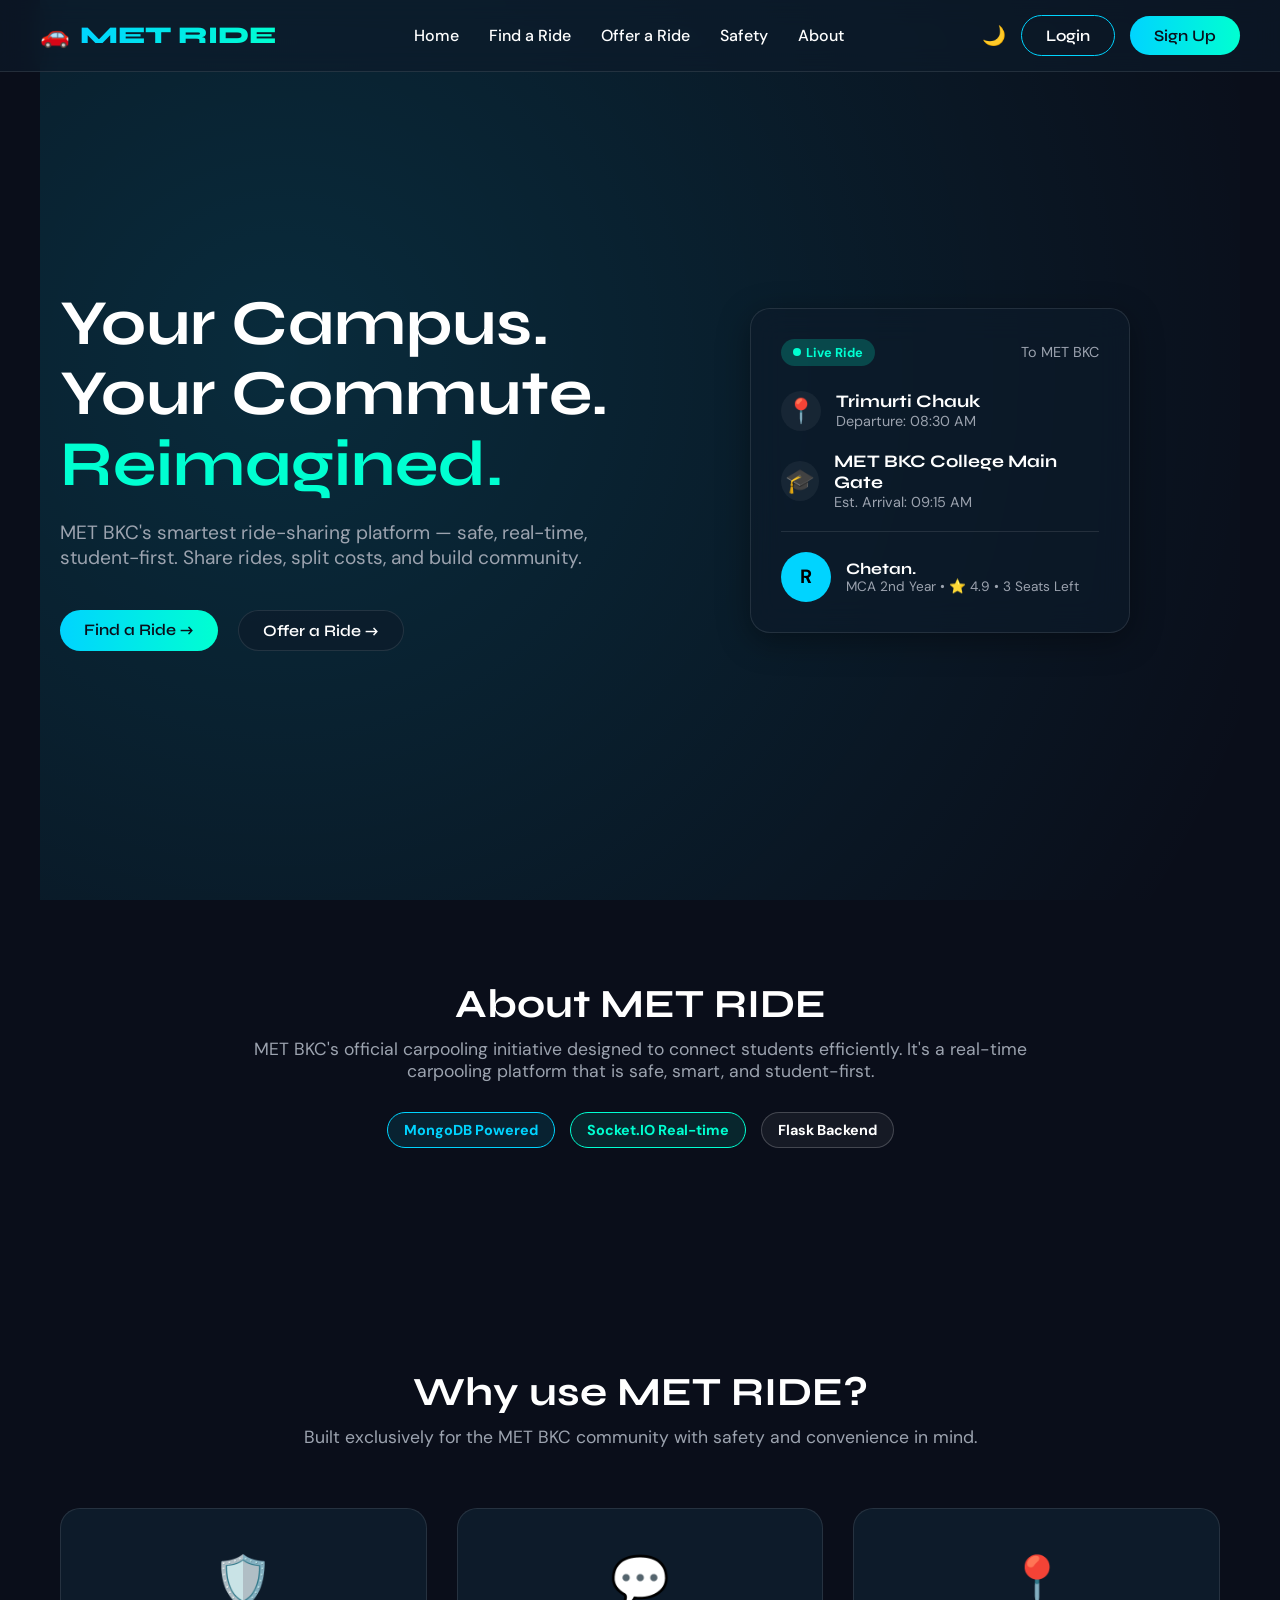
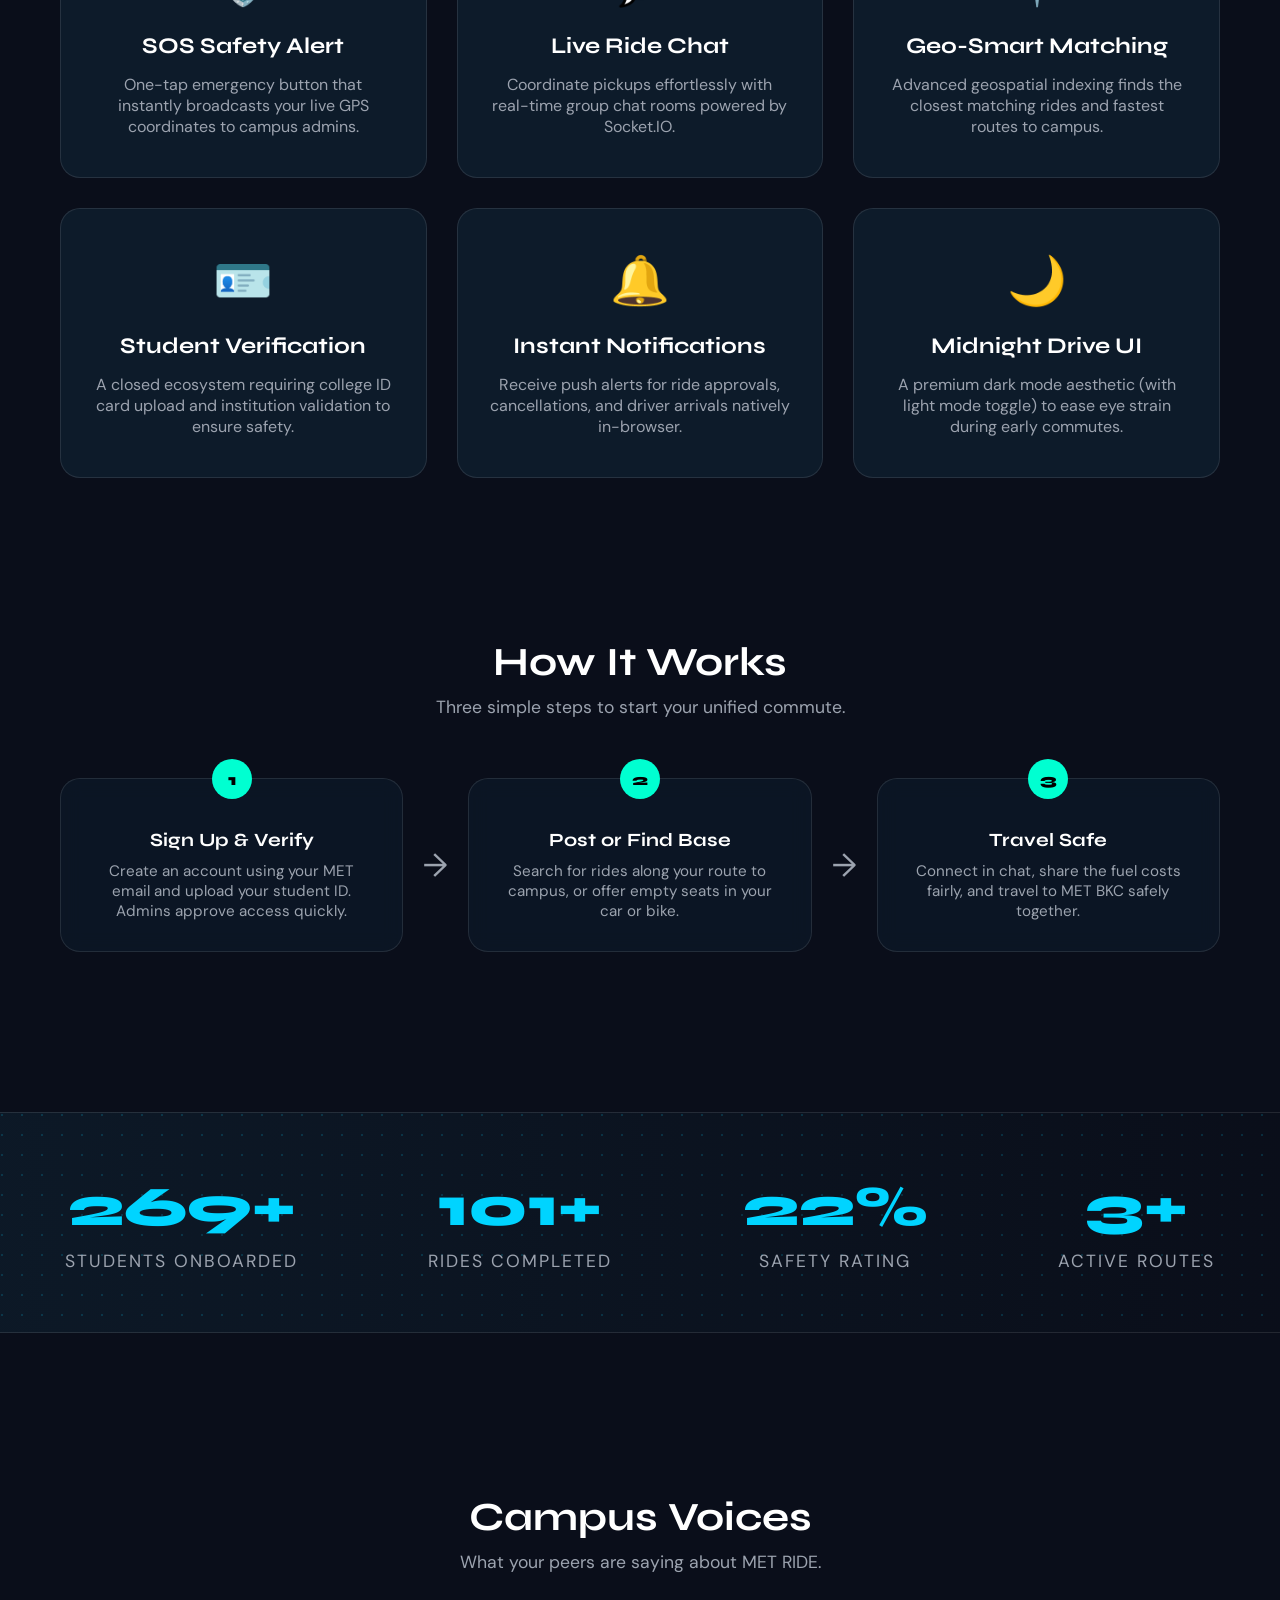
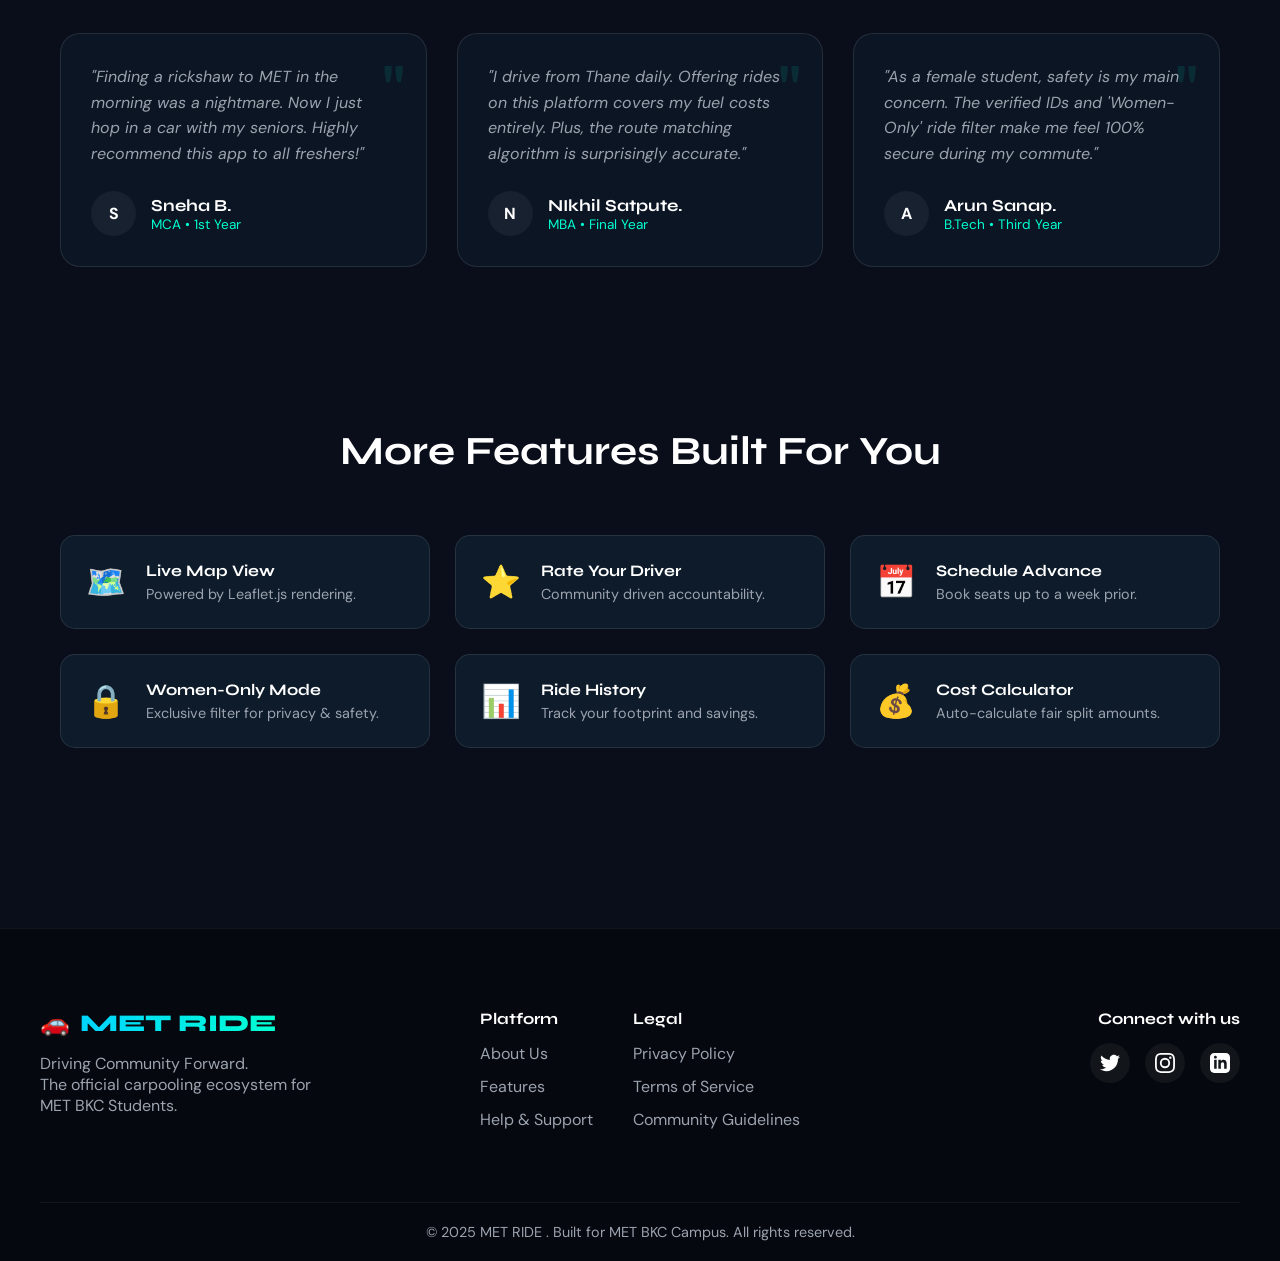
<file: templates/index.html>
<!DOCTYPE html>
<html lang="en">

<head>
  <meta charset="UTF-8">
  <meta name="viewport" content="width=device-width, initial-scale=1.0">
  <title>MET RIDE | Campus Carpooling</title>

  <!-- Google Fonts: Syne for Headings, DM Sans for Body -->
  <link rel="preconnect" href="https://fonts.googleapis.com">
  <link rel="preconnect" href="https://fonts.gstatic.com" crossorigin>
  <link
    href="https://fonts.googleapis.com/css2?family=DM+Sans:opsz,wght@9..40,400;500;600&family=Syne:wght@500;600;700;800&display=swap"
    rel="stylesheet">

  <style>
    /* ==========================================================================
       CSS VARIABLES (Midnight Drive Theme)
       ========================================================================== */
    :root {
      /* Dark Theme (Default) */
      --bg-main: #0A0E1A;
      /* Deep Navy */
      --bg-card: #0D1B2A;
      /* Midnight Blue */
      --accent-blue: #00D4FF;
      /* Electric Blue */
      --accent-teal: #00FFD1;
      /* Neon Teal */
      --text-main: #FFFFFF;
      --text-muted: #9CA3AF;
      --glass-bg: rgba(13, 27, 42, 0.65);
      --glass-border: rgba(255, 255, 255, 0.1);
      --input-bg: rgba(255, 255, 255, 0.05);

      --font-heading: 'Syne', sans-serif;
      --font-body: 'DM Sans', sans-serif;

      --transition-fast: 0.2s ease;
      --transition-slow: 0.4s ease;
      --box-shadow: 0 8px 32px 0 rgba(0, 0, 0, 0.37);
    }

    /* Light Theme Overlay */
    [data-theme="light"] {
      --bg-main: #F8FAFC;
      --bg-card: #FFFFFF;
      --accent-blue: #0284C7;
      --accent-teal: #0D9488;
      --text-main: #0F172A;
      --text-muted: #64748B;
      --glass-bg: rgba(255, 255, 255, 0.85);
      --glass-border: rgba(0, 0, 0, 0.1);
      --input-bg: rgba(0, 0, 0, 0.05);
      --box-shadow: 0 8px 32px 0 rgba(148, 163, 184, 0.2);
    }

    /* ==========================================================================
       GLOBAL RESET & TYPOGRAPHY
       ========================================================================== */
    * {
      margin: 0;
      padding: 0;
      box-sizing: border-box;
    }

    html {
      scroll-behavior: smooth;
    }

    body {
      font-family: var(--font-body);
      background-color: var(--bg-main);
      color: var(--text-main);
      overflow-x: hidden;
      transition: background-color var(--transition-slow), color var(--transition-slow);
    }

    h1,
    h2,
    h3,
    h4,
    h5,
    h6 {
      font-family: var(--font-heading);
    }

    a {
      text-decoration: none;
      color: inherit;
    }

    ul {
      list-style: none;
    }

    section {
      padding: 80px 20px;
      max-width: 1200px;
      margin: 0 auto;
    }

    /* Animations */
    @keyframes fadeUp {
      from {
        opacity: 0;
        transform: translateY(30px);
      }

      to {
        opacity: 1;
        transform: translateY(0);
      }
    }

    @keyframes pulseGlow {
      0% {
        box-shadow: 0 0 10px var(--accent-blue);
      }

      50% {
        box-shadow: 0 0 20px var(--accent-blue), 0 0 30px var(--accent-blue);
      }

      100% {
        box-shadow: 0 0 10px var(--accent-blue);
      }
    }

    @keyframes gradientMove {
      0% {
        background-position: 0% 50%;
      }

      50% {
        background-position: 100% 50%;
      }

      100% {
        background-position: 0% 50%;
      }
    }

    @keyframes floatCard {
      0% {
        transform: translateY(0px) rotate(0deg);
      }

      50% {
        transform: translateY(-10px) rotate(2deg);
      }

      100% {
        transform: translateY(0px) rotate(0deg);
      }
    }

    /* Hidden elements for Scroll Observer */
    .animate-on-scroll {
      opacity: 0;
      transform: translateY(30px);
      transition: opacity 0.6s ease-out, transform 0.6s ease-out;
    }

    .animate-on-scroll.show {
      opacity: 1;
      transform: translateY(0);
    }

    /* ==========================================================================
       NAVBAR (Glassmorphic)
       ========================================================================== */
    .navbar {
      position: fixed;
      top: 0;
      left: 0;
      width: 100%;
      z-index: 1000;
      padding: 15px 40px;
      display: flex;
      justify-content: space-between;
      align-items: center;
      background: var(--glass-bg);
      backdrop-filter: blur(12px);
      -webkit-backdrop-filter: blur(12px);
      border-bottom: 1px solid var(--glass-border);
      transition: all var(--transition-slow);
    }

    .nav-logo {
      font-family: var(--font-heading);
      font-size: 1.5rem;
      font-weight: 800;
      display: flex;
      align-items: center;
      gap: 10px;
    }

    .nav-logo span {
      background: linear-gradient(90deg, var(--accent-blue), var(--accent-teal));
      -webkit-background-clip: text;
      background-clip: text;
      -webkit-text-fill-color: transparent;
    }

    .nav-links {
      display: flex;
      gap: 30px;
      align-items: center;
    }

    .nav-links a {
      font-weight: 500;
      font-size: 1rem;
      transition: color var(--transition-fast);
    }

    .nav-links a:hover,
    .nav-links a.active {
      color: var(--accent-teal);
    }

    .nav-actions {
      display: flex;
      align-items: center;
      gap: 15px;
    }

    .btn {
      padding: 10px 24px;
      border-radius: 50px;
      font-family: var(--font-heading);
      font-weight: 600;
      cursor: pointer;
      transition: all var(--transition-fast);
      border: none;
    }

    .btn-login {
      background: transparent;
      border: 1px solid var(--accent-blue);
      color: var(--text-main);
      animation: pulseGlow 2s infinite;
    }

    .btn-login:hover {
      background: var(--accent-blue);
      color: #000;
    }

    .theme-toggle {
      background: none;
      border: none;
      color: var(--text-main);
      font-size: 1.2rem;
      cursor: pointer;
    }

    .hamburger {
      display: none;
      background: none;
      border: none;
      color: var(--text-main);
      font-size: 1.5rem;
      cursor: pointer;
    }

    @media (max-width: 900px) {

      .nav-links,
      .nav-actions .btn-login {
        display: none;
      }

      .hamburger {
        display: block;
      }

      .navbar {
        padding: 15px 20px;
      }
    }

    /* Mobile Menu */
    .mobile-menu {
      position: fixed;
      top: 0;
      right: -100%;
      width: 250px;
      height: 100vh;
      background: var(--bg-card);
      z-index: 999;
      display: flex;
      flex-direction: column;
      padding: 80px 20px;
      gap: 20px;
      transition: right var(--transition-slow);
      box-shadow: -5px 0 15px rgba(0, 0, 0, 0.5);
    }

    .mobile-menu.open {
      right: 0;
    }

    .mobile-menu a {
      font-size: 1.2rem;
      font-weight: 500;
    }

    /* ==========================================================================
       HERO SECTION
       ========================================================================== */
    .hero {
      min-height: 100vh;
      display: flex;
      align-items: center;
      justify-content: space-between;
      gap: 40px;
      padding-top: 120px;
      position: relative;
    }

    /* Animated background gradient mesh */
    .hero::before {
      content: '';
      position: absolute;
      top: 0;
      left: 0;
      right: 0;
      bottom: 0;
      background: radial-gradient(circle at 10% 20%, rgba(0, 212, 255, 0.15) 0%, transparent 40%),
        radial-gradient(circle at 90% 80%, rgba(0, 255, 209, 0.15) 0%, transparent 40%);
      z-index: -1;
      background-size: 200% 200%;
      animation: gradientMove 15s ease infinite;
    }

    .hero-content {
      flex: 1;
      max-width: 600px;
    }

    .hero-title {
      font-size: 4rem;
      line-height: 1.1;
      margin-bottom: 20px;
      animation: fadeUp 1s ease forwards;
    }

    .hero-title span {
      color: var(--accent-teal);
    }

    .hero-subtitle {
      font-size: 1.2rem;
      color: var(--text-muted);
      margin-bottom: 40px;
      animation: fadeUp 1s ease forwards 0.2s;
      opacity: 0;
    }

    .hero-cta {
      display: flex;
      gap: 20px;
      animation: fadeUp 1s ease forwards 0.4s;
      opacity: 0;
    }

    .btn-primary {
      background: linear-gradient(90deg, var(--accent-blue), var(--accent-teal));
      color: #0A0E1A;
    }

    .btn-primary:hover {
      box-shadow: 0 0 20px var(--accent-teal);
      transform: translateY(-2px);
    }

    .btn-secondary {
      background: var(--glass-bg);
      border: 1px solid var(--glass-border);
      color: var(--text-main);
    }

    .btn-secondary:hover {
      background: rgba(255, 255, 255, 0.1);
      transform: translateY(-2px);
    }

    /* Live Ride Mockup Card */
    .hero-visual {
      flex: 1;
      display: flex;
      justify-content: center;
      perspective: 1000px;
    }

    .mockup-card {
      background: var(--glass-bg);
      backdrop-filter: blur(16px);
      -webkit-backdrop-filter: blur(16px);
      border: 1px solid var(--glass-border);
      padding: 30px;
      border-radius: 20px;
      width: 100%;
      max-width: 380px;
      box-shadow: var(--box-shadow);
      animation: floatCard 6s ease-in-out infinite;
    }

    .mockup-header {
      display: flex;
      justify-content: space-between;
      align-items: center;
      margin-bottom: 25px;
    }

    .live-badge {
      background: rgba(0, 255, 209, 0.2);
      color: var(--accent-teal);
      padding: 5px 12px;
      border-radius: 20px;
      font-size: 0.8rem;
      font-weight: bold;
      display: flex;
      align-items: center;
      gap: 5px;
    }

    .live-dot {
      width: 8px;
      height: 8px;
      background: var(--accent-teal);
      border-radius: 50%;
      animation: pulseGlow 1s infinite alternate;
    }

    .route-item {
      display: flex;
      align-items: center;
      gap: 15px;
      margin-bottom: 20px;
    }

    .route-icon {
      font-size: 1.5rem;
      background: var(--input-bg);
      width: 40px;
      height: 40px;
      border-radius: 50%;
      display: flex;
      align-items: center;
      justify-content: center;
    }

    .route-text h4 {
      font-size: 1.1rem;
    }

    .route-text p {
      font-size: 0.9rem;
      color: var(--text-muted);
    }

    .driver-info {
      display: flex;
      align-items: center;
      gap: 15px;
      border-top: 1px solid var(--glass-border);
      padding-top: 20px;
    }

    .driver-avatar {
      width: 50px;
      height: 50px;
      border-radius: 50%;
      background: var(--accent-blue);
      display: flex;
      align-items: center;
      justify-content: center;
      font-weight: bold;
      font-size: 1.2rem;
      color: #000;
    }

    @media (max-width: 900px) {
      .hero {
        flex-direction: column;
        text-align: center;
        padding-top: 100px;
      }

      .hero-title {
        font-size: 2.8rem;
      }

      .hero-cta {
        flex-direction: column;
        align-items: center;
      }

      .hero-cta .btn {
        width: 100%;
        max-width: 300px;
      }
    }

    /* ==========================================================================
       SECTION TITLES
       ========================================================================== */
    .section-header {
      text-align: center;
      margin-bottom: 60px;
    }

    .section-header h2 {
      font-size: 2.5rem;
      margin-bottom: 10px;
    }

    .section-header p {
      color: var(--text-muted);
      font-size: 1.1rem;
    }

    /* ==========================================================================
       FEATURES GRID
       ========================================================================== */
    .features-grid {
      display: grid;
      grid-template-columns: repeat(auto-fit, minmax(300px, 1fr));
      gap: 30px;
    }

    .feature-card {
      background: var(--bg-card);
      border: 1px solid var(--glass-border);
      padding: 40px 30px;
      border-radius: 20px;
      text-align: center;
      transition: transform var(--transition-fast), box-shadow var(--transition-fast);
    }

    .feature-card:hover {
      transform: translateY(-10px);
      box-shadow: 0 10px 30px rgba(0, 212, 255, 0.1);
      border-color: var(--accent-blue);
    }

    .feature-icon {
      font-size: 3rem;
      margin-bottom: 20px;
      display: inline-block;
    }

    .feature-card h3 {
      font-size: 1.4rem;
      margin-bottom: 15px;
    }

    .feature-card p {
      color: var(--text-muted);
      line-height: default;
    }

    /* ==========================================================================
       HOW IT WORKS
       ========================================================================== */
    .how-it-works {
      display: flex;
      justify-content: space-between;
      align-items: center;
      gap: 20px;
      margin-top: 40px;
    }

    .step-box {
      flex: 1;
      text-align: center;
      position: relative;
      padding: 30px;
      background: var(--glass-bg);
      border: 1px solid var(--glass-border);
      border-radius: 20px;
      backdrop-filter: blur(10px);
    }

    .step-number {
      width: 40px;
      height: 40px;
      background: var(--accent-teal);
      color: #000;
      border-radius: 50%;
      display: flex;
      align-items: center;
      justify-content: center;
      font-family: var(--font-heading);
      font-weight: 800;
      position: absolute;
      top: -20px;
      left: 50%;
      transform: translateX(-50%);
    }

    .step-box h3 {
      margin: 20px 0 10px;
    }

    .step-box p {
      color: var(--text-muted);
      font-size: 0.95rem;
    }

    .step-arrow {
      font-size: 2rem;
      color: var(--text-muted);
    }

    @media (max-width: 900px) {
      .how-it-works {
        flex-direction: column;
      }

      .step-arrow {
        transform: rotate(90deg);
        margin: 20px 0;
      }
    }

    /* ==========================================================================
       STATS BANNER
       ========================================================================== */
    .stats-banner {
      background: linear-gradient(90deg, rgba(13, 27, 42, 0.8), rgba(10, 14, 26, 0.8)), url('data:image/svg+xml;utf8,<svg width="20" height="20" xmlns="http://www.w3.org/2000/svg"><circle cx="2" cy="2" r="1" fill="%2300D4FF"/></svg>') repeat;
      border-top: 1px solid var(--glass-border);
      border-bottom: 1px solid var(--glass-border);
      padding: 60px 20px;
      margin: 80px 0;
      display: flex;
      justify-content: space-around;
      flex-wrap: wrap;
      gap: 40px;
    }

    .stat-item {
      text-align: center;
    }

    .stat-number {
      font-size: 3.5rem;
      font-family: var(--font-heading);
      color: var(--accent-blue);
      font-weight: 800;
      margin-bottom: 10px;
      display: flex;
      justify-content: center;
      align-items: center;
    }

    .stat-label {
      font-size: 1.1rem;
      color: var(--text-muted);
      text-transform: uppercase;
      letter-spacing: 2px;
    }

    /* ==========================================================================
       TESTIMONIALS
       ========================================================================== */
    .testimonials-grid {
      display: grid;
      grid-template-columns: repeat(auto-fit, minmax(300px, 1fr));
      gap: 30px;
    }

    .testimonial-card {
      background: var(--glass-bg);
      border: 1px solid var(--glass-border);
      padding: 30px;
      border-radius: 20px;
      position: relative;
    }

    .testimonial-card::before {
      content: '"';
      font-size: 5rem;
      color: rgba(0, 255, 209, 0.1);
      position: absolute;
      top: 10px;
      right: 20px;
      font-family: var(--font-heading);
    }

    .t-content {
      font-style: italic;
      color: var(--text-muted);
      margin-bottom: 25px;
      line-height: 1.6;
    }

    .t-author {
      display: flex;
      align-items: center;
      gap: 15px;
    }

    .t-avatar {
      width: 45px;
      height: 45px;
      border-radius: 50%;
      background: var(--input-bg);
      display: flex;
      align-items: center;
      justify-content: center;
      font-weight: bold;
    }

    .t-info h4 {
      margin: 0;
      font-size: 1.05rem;
    }

    .t-info p {
      margin: 0;
      font-size: 0.85rem;
      color: var(--accent-teal);
    }

    /* ==========================================================================
       ADDITIONAL FEATURES (User Side)
       ========================================================================== */
    .extras-grid {
      display: grid;
      grid-template-columns: repeat(auto-fit, minmax(280px, 1fr));
      gap: 25px;
    }

    .extra-card {
      display: flex;
      align-items: center;
      gap: 20px;
      background: var(--bg-card);
      padding: 25px;
      border-radius: 15px;
      border: 1px solid var(--glass-border);
    }

    .extra-icon {
      font-size: 2rem;
      color: var(--accent-blue);
    }

    /* ==========================================================================
       FOOTER
       ========================================================================== */
    .site-footer {
      background: #05080e;
      /* Extremely dark */
      padding: 80px 20px 20px;
      margin-top: 100px;
      border-top: 1px solid rgba(255, 255, 255, 0.05);
    }

    .footer-content {
      max-width: 1200px;
      margin: 0 auto;
      display: grid;
      grid-template-columns: 1fr 2fr 1fr;
      gap: 40px;
      margin-bottom: 60px;
    }

    .footer-brand p {
      color: var(--text-muted);
      margin-top: 15px;
    }

    .footer-links {
      display: flex;
      justify-content: center;
      gap: 40px;
    }

    .footer-links ul li {
      margin-bottom: 12px;
    }

    .footer-links ul li a {
      color: var(--text-muted);
      transition: color var(--transition-fast);
    }

    .footer-links ul li a:hover {
      color: var(--accent-blue);
    }

    .footer-social {
      display: flex;
      justify-content: flex-end;
      gap: 15px;
    }

    .social-icon {
      width: 40px;
      height: 40px;
      background: var(--input-bg);
      border-radius: 50%;
      display: flex;
      align-items: center;
      justify-content: center;
      transition: background var(--transition-fast);
    }

    .social-icon:hover {
      background: var(--accent-teal);
      color: #000;
    }

    .footer-bottom {
      max-width: 1200px;
      margin: 0 auto;
      text-align: center;
      padding-top: 20px;
      border-top: 1px solid rgba(255, 255, 255, 0.05);
      color: var(--text-muted);
      font-size: 0.9rem;
    }

    @media (max-width: 768px) {
      .footer-content {
        grid-template-columns: 1fr;
        text-align: center;
      }

      .footer-links {
        flex-direction: column;
        gap: 20px;
      }

      .footer-social {
        justify-content: center;
        margin-top: 20px;
      }
    }
  </style>
</head>

<body>

  <!-- =============================== NAVBAR =============================== -->
  <nav class="navbar" id="navbar">
    <a href="/" class="nav-logo">
      🚗 <span>MET RIDE </span>
    </a>
    <ul class="nav-links">
      <li><a href="/" class="active">Home</a></li>
      <li><a href="/rides">Find a Ride</a></li>
      <li><a href="/rides/offer">Offer a Ride</a></li>
      <li><a href="/sos">Safety</a></li>
      <li><a href="#about">About</a></li>
    </ul>
    <div class="nav-actions">
      <button class="theme-toggle" id="theme-btn" title="Toggle Light/Dark Mode">🌙</button>
      <a href="/login" class="btn btn-login" style="display:inline-block; text-align:center;">Login</a>
      <a href="/register" class="btn btn-primary" style="display:inline-block; text-align:center; padding: 10px 24px; border-radius: 50px;">Sign Up</a>
      <button class="hamburger" id="hamburger-btn">☰</button>
    </div>
  </nav>

  <!-- Mobile Menu -->
  <div class="mobile-menu" id="mobile-menu">
    <a href="/" class="mobile-link">Home</a>
    <a href="/rides" class="mobile-link">Find a Ride</a>
    <a href="/rides/offer" class="mobile-link">Offer a Ride</a>
    <a href="/sos" class="mobile-link">Safety</a>
    <a href="#about" class="mobile-link">About</a>
    <a href="/login" class="btn btn-login" style="margin-top: 20px; text-align: center;">Login</a>
    <a href="/register" class="btn btn-primary" style="text-align: center; padding: 10px;">Sign Up</a>
  </div>

  <!-- =============================== HERO SECTION =============================== -->
  <section id="home" class="hero">
    <div class="hero-content">
      <h1 class="hero-title">Your Campus.<br>Your Commute.<br><span>Reimagined.</span></h1>
      <p class="hero-subtitle">MET BKC's smartest ride-sharing platform — safe, real-time, student-first. Share rides,
        split costs, and build community.</p>
      <div class="hero-cta">
        <a href="/rides" class="btn btn-primary" style="display:inline-block; text-align:center;">Find a Ride &rarr;</a>
        <a href="/rides/offer" class="btn btn-secondary" style="display:inline-block; text-align:center;">Offer a Ride &rarr;</a>
      </div>
    </div>

    <div class="hero-visual">
      <div class="mockup-card">
        <div class="mockup-header">
          <div class="live-badge">
            <div class="live-dot"></div> Live Ride
          </div>
          <span style="color: var(--text-muted); font-size: 0.9rem;">To MET BKC</span>
        </div>

        <div class="route-item">
          <div class="route-icon">📍</div>
          <div class="route-text">
            <h4>Trimurti Chauk</h4>
            <p>Departure: 08:30 AM</p>
          </div>
        </div>

        <div class="route-item">
          <div class="route-icon">🎓</div>
          <div class="route-text">
            <h4>MET BKC College Main Gate</h4>
            <p>Est. Arrival: 09:15 AM</p>
          </div>
        </div>

        <div class="driver-info">
          <div class="driver-avatar">R</div>
          <div>
            <h4 style="margin: 0;">Chetan.</h4>
            <p style="margin: 0; color: var(--text-muted); font-size: 0.85rem;">MCA 2nd Year • ⭐️ 4.9 • 3 Seats Left</p>
          </div>
        </div>
      </div>
    </div>
  </section>

  <!-- =============================== ABOUT SECTION =============================== -->
  <section id="about" class="animate-on-scroll">
    <div class="section-header">
      <h2>About MET RIDE</h2>
      <p style="max-width: 800px; margin: 0 auto 30px;">MET BKC's official carpooling initiative designed to connect students efficiently. It's a real-time carpooling platform that is safe, smart, and student-first.</p>
      <div style="display: flex; gap: 15px; justify-content: center; flex-wrap: wrap;">
        <span style="background: rgba(0,212,255,0.1); color: var(--accent-blue); padding: 8px 16px; border-radius: 20px; border: 1px solid var(--accent-blue); font-weight: bold; font-size: 0.9rem;">MongoDB Powered</span>
        <span style="background: rgba(0,255,209,0.1); color: var(--accent-teal); padding: 8px 16px; border-radius: 20px; border: 1px solid var(--accent-teal); font-weight: bold; font-size: 0.9rem;">Socket.IO Real-time</span>
        <span style="background: rgba(255,255,255,0.05); color: #fff; padding: 8px 16px; border-radius: 20px; border: 1px solid rgba(255,255,255,0.2); font-weight: bold; font-size: 0.9rem;">Flask Backend</span>
      </div>
    </div>
  </section>

  <!-- =============================== CORE FEATURES =============================== -->
  <section id="features" class="animate-on-scroll">
    <div class="section-header">
      <h2>Why use MET RIDE?</h2>
      <p>Built exclusively for the MET BKC community with safety and convenience in mind.</p>
    </div>

    <div class="features-grid">
      <div class="feature-card">
        <div class="feature-icon">🛡️</div>
        <h3>SOS Safety Alert</h3>
        <p>One-tap emergency button that instantly broadcasts your live GPS coordinates to campus admins.</p>
      </div>
      <div class="feature-card">
        <div class="feature-icon">💬</div>
        <h3>Live Ride Chat</h3>
        <p>Coordinate pickups effortlessly with real-time group chat rooms powered by Socket.IO.</p>
      </div>
      <div class="feature-card">
        <div class="feature-icon">📍</div>
        <h3>Geo-Smart Matching</h3>
        <p>Advanced geospatial indexing finds the closest matching rides and fastest routes to campus.</p>
      </div>
      <div class="feature-card">
        <div class="feature-icon">🪪</div>
        <h3>Student Verification</h3>
        <p>A closed ecosystem requiring college ID card upload and institution validation to ensure safety.</p>
      </div>
      <div class="feature-card">
        <div class="feature-icon">🔔</div>
        <h3>Instant Notifications</h3>
        <p>Receive push alerts for ride approvals, cancellations, and driver arrivals natively in-browser.</p>
      </div>
      <div class="feature-card">
        <div class="feature-icon">🌙</div>
        <h3>Midnight Drive UI</h3>
        <p>A premium dark mode aesthetic (with light mode toggle) to ease eye strain during early commutes.</p>
      </div>
    </div>
  </section>

  <!-- =============================== HOW IT WORKS =============================== -->
  <section id="how-it-works" class="animate-on-scroll">
    <div class="section-header">
      <h2>How It Works</h2>
      <p>Three simple steps to start your unified commute.</p>
    </div>

    <div class="how-it-works">
      <div class="step-box">
        <div class="step-number">1</div>
        <h3>Sign Up & Verify</h3>
        <p>Create an account using your MET email and upload your student ID. Admins approve access quickly.</p>
      </div>

      <div class="step-arrow">&rarr;</div>

      <div class="step-box">
        <div class="step-number">2</div>
        <h3>Post or Find Base</h3>
        <p>Search for rides along your route to campus, or offer empty seats in your car or bike.</p>
      </div>

      <div class="step-arrow">&rarr;</div>

      <div class="step-box">
        <div class="step-number">3</div>
        <h3>Travel Safe</h3>
        <p>Connect in chat, share the fuel costs fairly, and travel to MET BKC safely together.</p>
      </div>
    </div>
  </section>

  <!-- =============================== STATS BANNER =============================== -->
  <div class="stats-banner">
    <div class="stat-item">
      <div class="stat-number" data-target="1200">0</div>
      <div class="stat-label">Students Onboarded</div>
    </div>
    <div class="stat-item">
      <div class="stat-number" data-target="450">0</div>
      <div class="stat-label">Rides Completed</div>
    </div>
    <div class="stat-item">
      <div class="stat-number" data-target="98" data-suffix="%">0</div>
      <div class="stat-label">Safety Rating</div>
    </div>
    <div class="stat-item">
      <div class="stat-number" data-target="12">0</div>
      <div class="stat-label">Active Routes</div>
    </div>
  </div>

  <!-- =============================== COMMUNITY TESTIMONIALS =============================== -->
  <section id="community" class="animate-on-scroll">
    <div class="section-header">
      <h2>Campus Voices</h2>
      <p>What your peers are saying about MET RIDE.</p>
    </div>

    <div class="testimonials-grid">
      <div class="testimonial-card">
        <p class="t-content">"Finding a rickshaw to MET in the morning was a nightmare. Now I just hop in a car with my
          seniors. Highly recommend this app to all freshers!"</p>
        <div class="t-author">
          <div class="t-avatar">S</div>
          <div class="t-info">
            <h4>Sneha B.</h4>
            <p>MCA • 1st Year</p>
          </div>
        </div>
      </div>

      <div class="testimonial-card">
        <p class="t-content">"I drive from Thane daily. Offering rides on this platform covers my fuel costs entirely.
          Plus, the route matching algorithm is surprisingly accurate."</p>
        <div class="t-author">
          <div class="t-avatar">N</div>
          <div class="t-info">
            <h4>NIkhil Satpute.</h4>
            <p>MBA • Final Year</p>
          </div>
        </div>
      </div>

      <div class="testimonial-card">
        <p class="t-content">"As a female student, safety is my main concern. The verified IDs and 'Women-Only' ride
          filter make me feel 100% secure during my commute."</p>
        <div class="t-author">
          <div class="t-avatar">A</div>
          <div class="t-info">
            <h4>Arun Sanap.</h4>
            <p>B.Tech • Third Year</p>
          </div>
        </div>
      </div>
    </div>
  </section>

  <!-- =============================== ADDITIONAL EXTRAS =============================== -->
  <section id="safety" class="animate-on-scroll">
    <div class="section-header">
      <h2>More Features Built For You</h2>
    </div>

    <div class="extras-grid">
      <div class="extra-card">
        <div class="extra-icon">🗺️</div>
        <div>
          <h4 style="margin-bottom: 5px;">Live Map View</h4>
          <p style="font-size: 0.9rem; color: var(--text-muted);">Powered by Leaflet.js rendering.</p>
        </div>
      </div>
      <div class="extra-card">
        <div class="extra-icon">⭐</div>
        <div>
          <h4 style="margin-bottom: 5px;">Rate Your Driver</h4>
          <p style="font-size: 0.9rem; color: var(--text-muted);">Community driven accountability.</p>
        </div>
      </div>
      <div class="extra-card">
        <div class="extra-icon">📅</div>
        <div>
          <h4 style="margin-bottom: 5px;">Schedule Advance</h4>
          <p style="font-size: 0.9rem; color: var(--text-muted);">Book seats up to a week prior.</p>
        </div>
      </div>
      <div class="extra-card">
        <div class="extra-icon">🔒</div>
        <div>
          <h4 style="margin-bottom: 5px;">Women-Only Mode</h4>
          <p style="font-size: 0.9rem; color: var(--text-muted);">Exclusive filter for privacy & safety.</p>
        </div>
      </div>
      <div class="extra-card">
        <div class="extra-icon">📊</div>
        <div>
          <h4 style="margin-bottom: 5px;">Ride History</h4>
          <p style="font-size: 0.9rem; color: var(--text-muted);">Track your footprint and savings.</p>
        </div>
      </div>
      <div class="extra-card">
        <div class="extra-icon">💰</div>
        <div>
          <h4 style="margin-bottom: 5px;">Cost Calculator</h4>
          <p style="font-size: 0.9rem; color: var(--text-muted);">Auto-calculate fair split amounts.</p>
        </div>
      </div>
    </div>
  </section>

  <!-- =============================== FOOTER =============================== -->
  <footer class="site-footer">
    <div class="footer-content">
      <div class="footer-brand">
        <a href="#" class="nav-logo">
          🚗 <span>MET RIDE</span>
        </a>
        <p>Driving Community Forward.<br>The official carpooling ecosystem for MET BKC Students.</p>
      </div>

      <div class="footer-links">
        <ul>
          <li>
            <h4 style="color: #fff; margin-bottom: 15px;">Platform</h4>
          </li>
          <li><a href="#">About Us</a></li>
          <li><a href="#">Features</a></li>
          <li><a href="#">Help & Support</a></li>
        </ul>
        <ul>
          <li>
            <h4 style="color: #fff; margin-bottom: 15px;">Legal</h4>
          </li>
          <li><a href="#">Privacy Policy</a></li>
          <li><a href="#">Terms of Service</a></li>
          <li><a href="#">Community Guidelines</a></li>
        </ul>
      </div>

      <div>
        <h4 style="color: #fff; text-align: right; margin-bottom: 15px;">Connect with us</h4>
        <div class="footer-social">
          <!-- Dummy SVGs for Socials -->
          <a href="#" class="social-icon" title="Twitter">
            <svg width="20" height="20" fill="currentColor" viewBox="0 0 24 24">
              <path
                d="M24 4.557c-.883.392-1.832.656-2.828.775 1.017-.609 1.798-1.574 2.165-2.724-.951.564-2.005.974-3.127 1.195-.897-.957-2.178-1.555-3.594-1.555-3.179 0-5.515 2.966-4.797 6.045-4.091-.205-7.719-2.165-10.148-5.144-1.29 2.213-.669 5.108 1.523 6.574-.806-.026-1.566-.247-2.229-.616-.054 2.281 1.581 4.415 3.949 4.89-.693.188-1.452.232-2.224.084.626 1.956 2.444 3.379 4.6 3.419-2.07 1.623-4.678 2.348-7.29 2.04 2.179 1.397 4.768 2.212 7.548 2.212 9.142 0 14.307-7.721 13.995-14.646.962-.695 1.797-1.562 2.457-2.549z" />
            </svg>
          </a>
          <a href="#" class="social-icon" title="Instagram">
            <svg width="20" height="20" fill="currentColor" viewBox="0 0 24 24">
              <path
                d="M12 2.163c3.204 0 3.584.012 4.85.07 3.252.148 4.771 1.691 4.919 4.919.058 1.265.069 1.645.069 4.849 0 3.205-.012 3.584-.069 4.849-.149 3.225-1.664 4.771-4.919 4.919-1.266.058-1.644.07-4.85.07-3.204 0-3.584-.012-4.849-.07-3.26-.149-4.771-1.699-4.919-4.92-.058-1.265-.07-1.644-.07-4.849 0-3.204.013-3.583.07-4.849.149-3.227 1.664-4.771 4.919-4.919 1.266-.057 1.645-.069 4.849-.069zM12 0C8.741 0 8.333.014 7.053.072 2.695.272.273 2.69.073 7.052.014 8.333 0 8.741 0 12c0 3.259.014 3.668.072 4.948.2 4.358 2.618 6.78 6.98 6.98C8.333 23.986 8.741 24 12 24c3.259 0 3.668-.014 4.948-.072 4.354-.2 6.782-2.618 6.979-6.98.059-1.28.073-1.689.073-4.948 0-3.259-.014-3.667-.072-4.947-.196-4.354-2.617-6.78-6.979-6.98C15.668.014 15.259 0 12 0zm0 5.838a6.162 6.162 0 100 12.324 6.162 6.162 0 000-12.324zM12 16a4 4 0 110-8 4 4 0 010 8zm6.406-11.845a1.44 1.44 0 100 2.881 1.44 1.44 0 000-2.881z" />
            </svg>
          </a>
          <a href="#" class="social-icon" title="LinkedIn">
            <svg width="20" height="20" fill="currentColor" viewBox="0 0 24 24">
              <path
                d="M19 0h-14c-2.761 0-5 2.239-5 5v14c0 2.761 2.239 5 5 5h14c2.762 0 5-2.239 5-5v-14c0-2.761-2.238-5-5-5zm-11 19h-3v-11h3v11zm-1.5-12.268c-.966 0-1.75-.79-1.75-1.764s.784-1.764 1.75-1.764 1.75.79 1.75 1.764-.783 1.764-1.75 1.764zm13.5 12.268h-3v-5.604c0-3.368-4-3.113-4 0v5.604h-3v-11h3v1.765c1.396-2.586 7-2.777 7 2.476v6.759z" />
            </svg>
          </a>
        </div>
      </div>
    </div>

    <div class="footer-bottom">
      &copy; 2025 MET RIDE . Built for MET BKC Campus. All rights reserved.
    </div>
  </footer>

  <!-- =============================== JAVASCRIPT =============================== -->
  <script>
    document.addEventListener("DOMContentLoaded", () => {

      /* --- 1. Dark/Light Theme Toggle --- */
      const themeBtn = document.getElementById('theme-btn');
      const rootHtml = document.documentElement;

      // Check local storage for preference
      const savedTheme = localStorage.getItem('metRideTheme');
      if (savedTheme) {
        rootHtml.setAttribute('data-theme', savedTheme);
        themeBtn.textContent = savedTheme === 'light' ? '☀️' : '🌙';
      }

      themeBtn.addEventListener('click', () => {
        let currentTheme = rootHtml.getAttribute('data-theme');
        let newTheme = currentTheme === 'light' ? 'dark' : 'light';

        rootHtml.setAttribute('data-theme', newTheme);
        localStorage.setItem('metRideTheme', newTheme);
        themeBtn.textContent = newTheme === 'light' ? '☀️' : '🌙';
      });


      /* --- 2. Mobile Hamburger Menu --- */
      const hamburgerBtn = document.getElementById('hamburger-btn');
      const mobileMenu = document.getElementById('mobile-menu');
      const mobileLinks = document.querySelectorAll('.mobile-link');

      hamburgerBtn.addEventListener('click', () => {
        mobileMenu.classList.toggle('open');
        hamburgerBtn.textContent = mobileMenu.classList.contains('open') ? '✕' : '☰';
      });

      mobileLinks.forEach(link => {
        link.addEventListener('click', () => {
          mobileMenu.classList.remove('open');
          hamburgerBtn.textContent = '☰';
        });
      });


      /* --- 3. Navbar Active State & Scroll Background --- */
      const navbar = document.getElementById('navbar');
      const sections = document.querySelectorAll('section');
      const navLinks = document.querySelectorAll('.nav-links a');

      window.addEventListener('scroll', () => {
        // Active link highlighting
        let current = '';
        sections.forEach(section => {
          const sectionTop = section.offsetTop;
          if (scrollY >= sectionTop - 150) {
            current = section.getAttribute('id');
          }
        });

        navLinks.forEach(link => {
          link.classList.remove('active');
          if (link.getAttribute('href').includes(current)) {
            link.classList.add('active');
          }
        });

        // Navbar blur effect adjustment on scroll
        if (window.scrollY > 50) {
          navbar.style.boxShadow = '0 4px 20px rgba(0,0,0,0.5)';
        } else {
          navbar.style.boxShadow = 'none';
        }
      });


      /* --- 4. Intersection Observer (Scroll Animations) --- */
      const observerElems = document.querySelectorAll('.animate-on-scroll');

      const observer = new IntersectionObserver((entries) => {
        entries.forEach(entry => {
          if (entry.isIntersecting) {
            entry.target.classList.add('show');
            observer.unobserve(entry.target);
          }
        });
      }, { threshold: 0.1 });

      observerElems.forEach(elem => observer.observe(elem));


      /* --- 5. Animated Counter for Stats --- */
      const statNumbers = document.querySelectorAll('.stat-number');
      let counted = false;

      const counterObserver = new IntersectionObserver((entries) => {
        entries.forEach(entry => {
          if (entry.isIntersecting && !counted) {
            counted = true;
            statNumbers.forEach(num => {
              const target = +num.getAttribute('data-target');
              const suffix = num.getAttribute('data-suffix') || '+';
              const duration = 2000; // ms
              const increment = target / (duration / 16); // 60fps
              let current = 0;

              const updatePoint = () => {
                current += increment;
                if (current < target) {
                  num.innerText = Math.ceil(current) + suffix;
                  requestAnimationFrame(updatePoint);
                } else {
                  num.innerText = target + suffix;
                }
              };
              updatePoint();
            });
          }
        });
      }, { threshold: 0.5 });

      const statsBanner = document.querySelector('.stats-banner');
      if (statsBanner) counterObserver.observe(statsBanner);

    });
  </script>
</body>

</html>
</file>
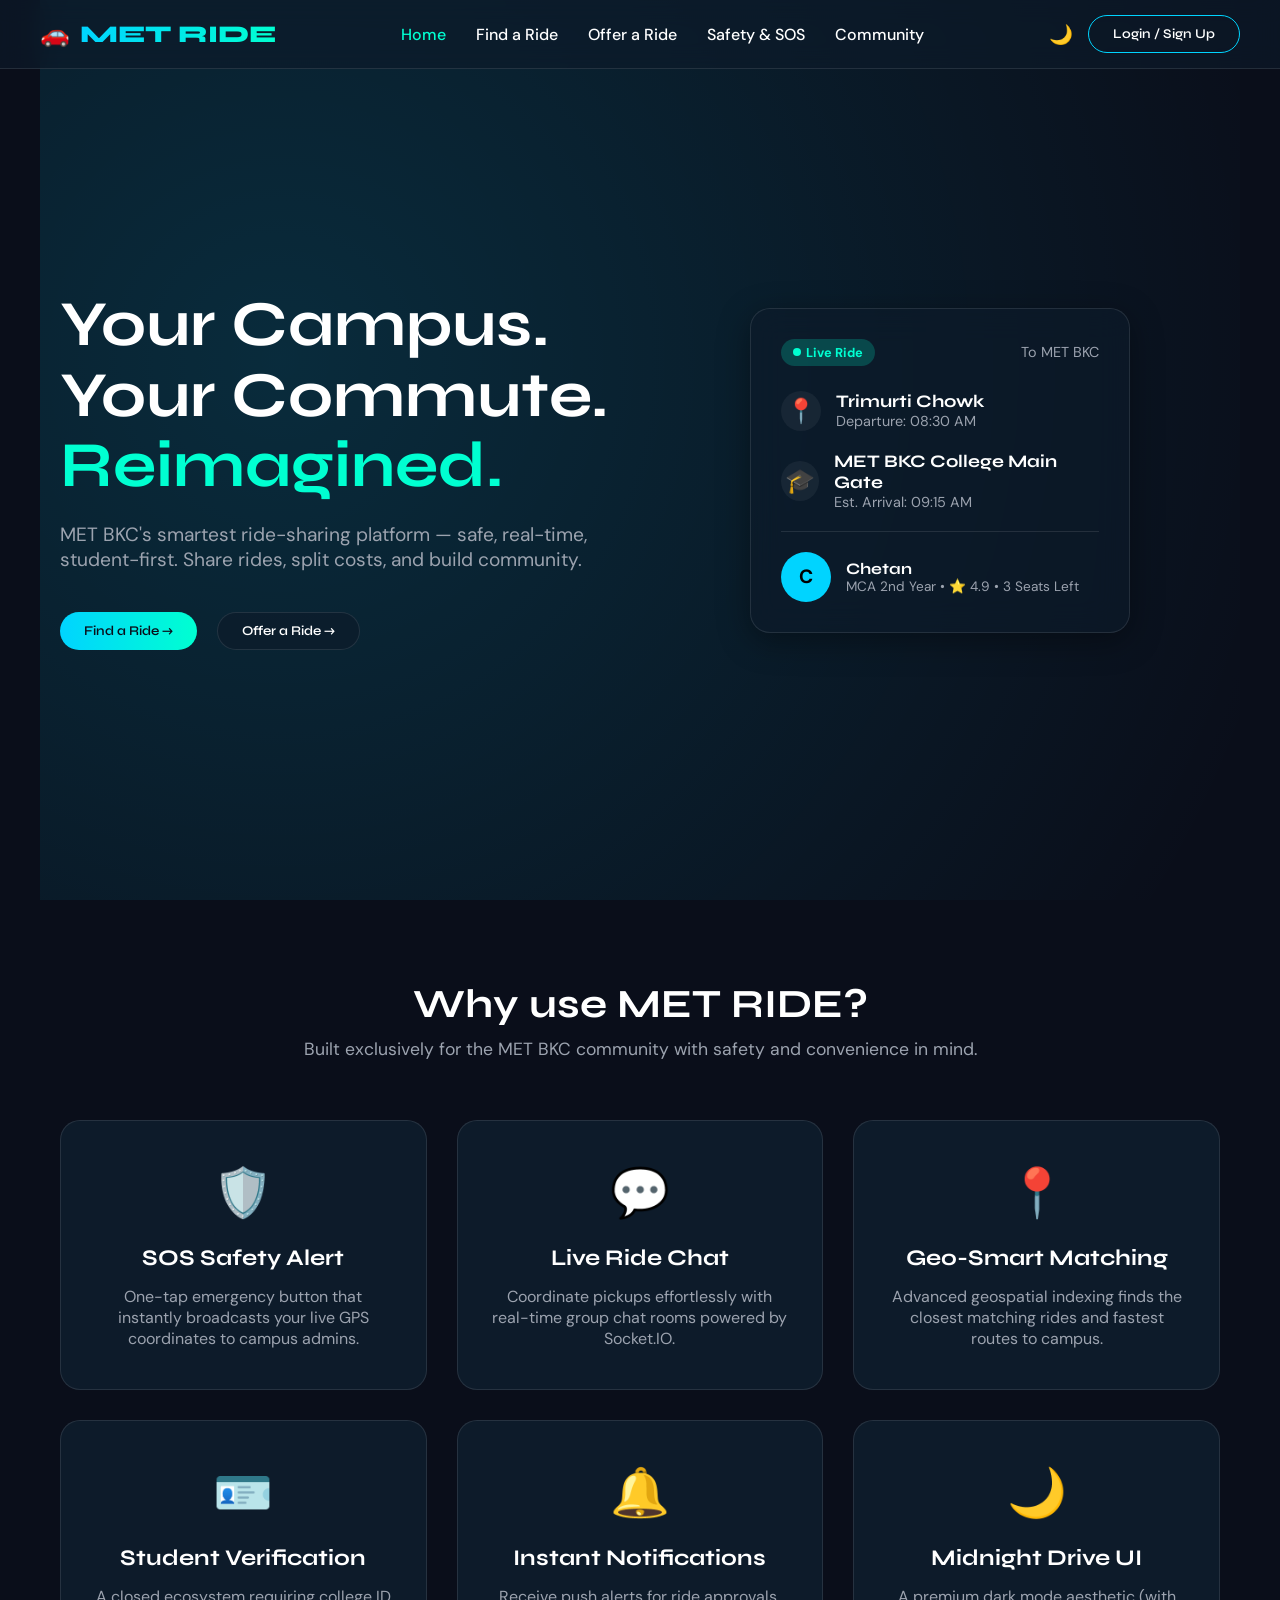
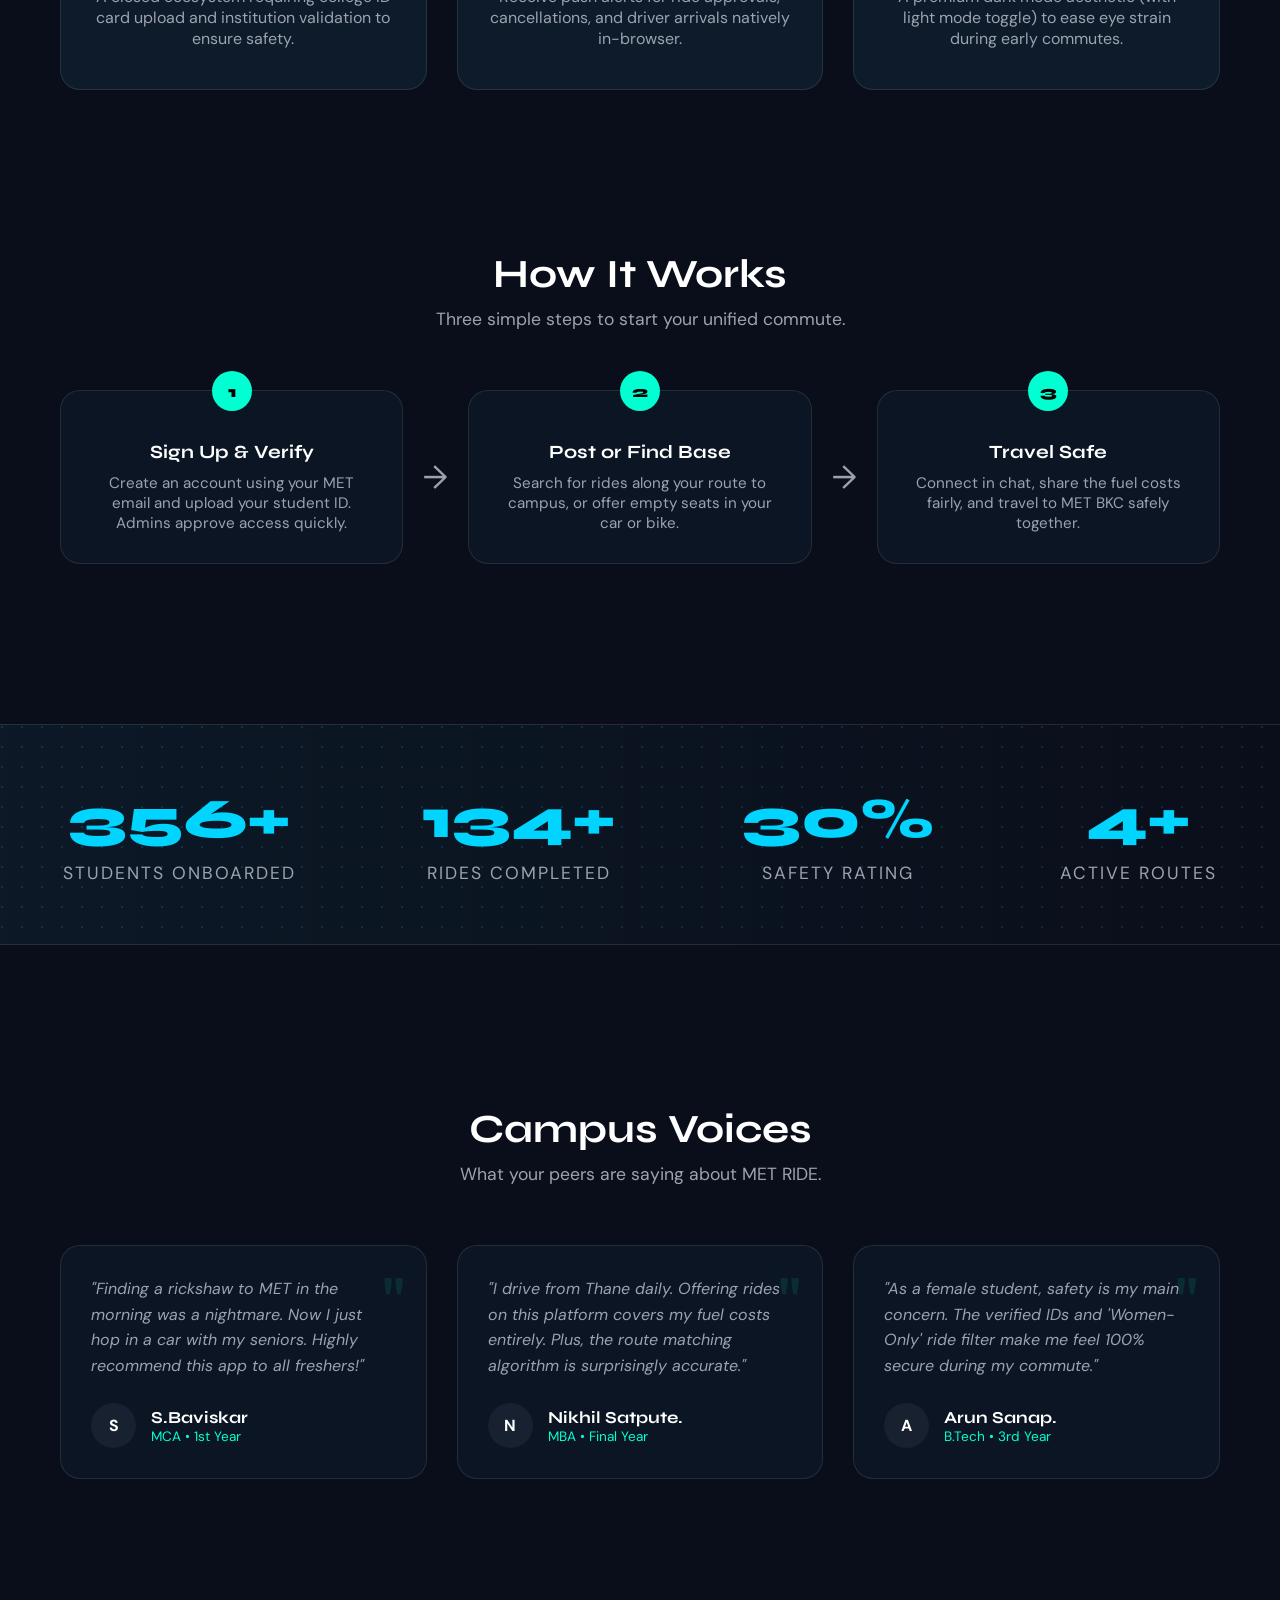
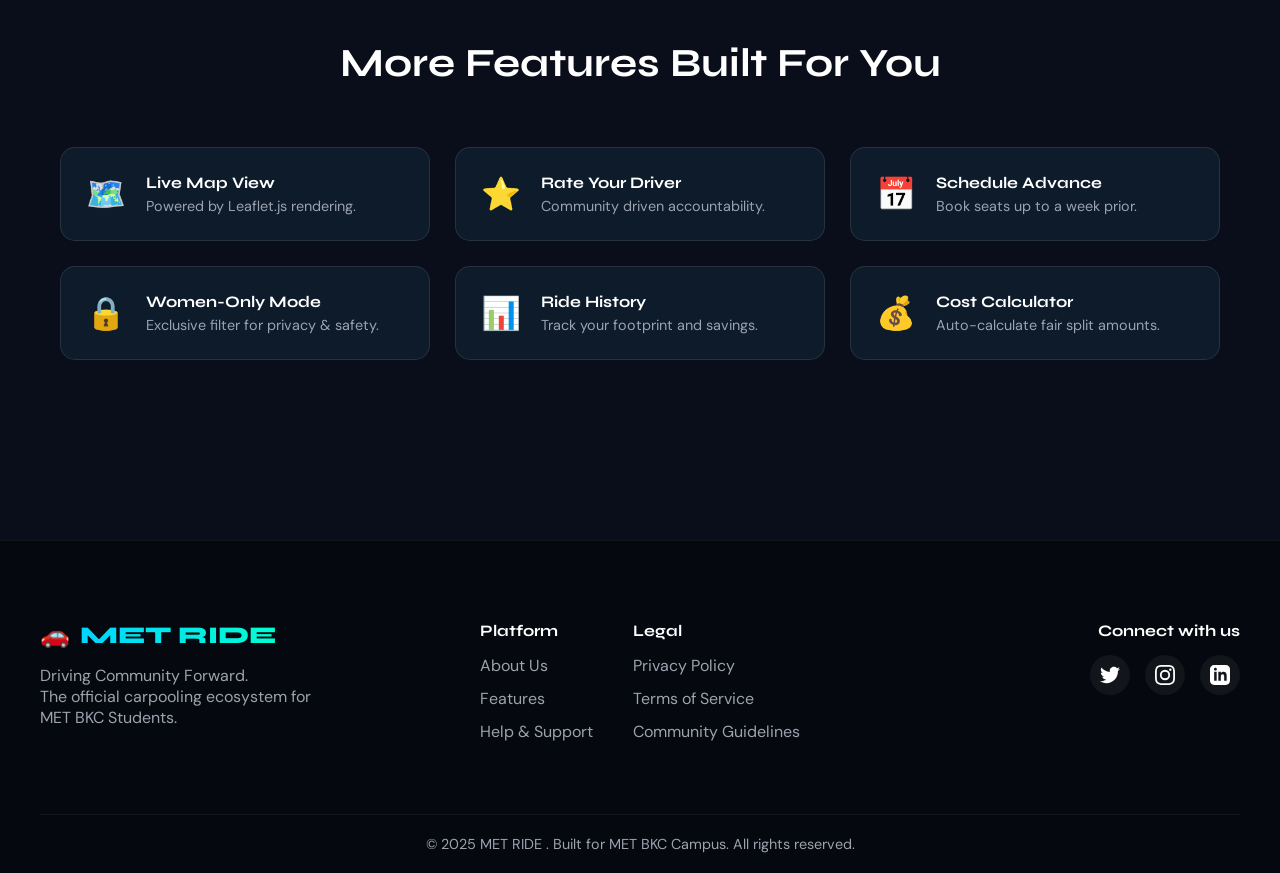
<file: templates/home.html>
<!DOCTYPE html>
<html lang="en">

<head>
  <meta charset="UTF-8">
  <meta name="viewport" content="width=device-width, initial-scale=1.0">
  <title>MET RIDE | Campus Carpooling</title>

  <!-- Google Fonts: Syne for Headings, DM Sans for Body -->
  <link rel="preconnect" href="https://fonts.googleapis.com">
  <link rel="preconnect" href="https://fonts.gstatic.com" crossorigin>
  <link
    href="https://fonts.googleapis.com/css2?family=DM+Sans:opsz,wght@9..40,400;500;600&family=Syne:wght@500;600;700;800&display=swap"
    rel="stylesheet">

  <style>
    /* ==========================================================================
       CSS VARIABLES (Midnight Drive Theme)
       ========================================================================== */
    :root {
      /* Dark Theme (Default) */
      --bg-main: #0A0E1A;
      /* Deep Navy */
      --bg-card: #0D1B2A;
      /* Midnight Blue */
      --accent-blue: #00D4FF;
      /* Electric Blue */
      --accent-teal: #00FFD1;
      /* Neon Teal */
      --text-main: #FFFFFF;
      --text-muted: #9CA3AF;
      --glass-bg: rgba(13, 27, 42, 0.65);
      --glass-border: rgba(255, 255, 255, 0.1);
      --input-bg: rgba(255, 255, 255, 0.05);

      --font-heading: 'Syne', sans-serif;
      --font-body: 'DM Sans', sans-serif;

      --transition-fast: 0.2s ease;
      --transition-slow: 0.4s ease;
      --box-shadow: 0 8px 32px 0 rgba(0, 0, 0, 0.37);
    }

    /* Light Theme Overlay */
    [data-theme="light"] {
      --bg-main: #F8FAFC;
      --bg-card: #FFFFFF;
      --accent-blue: #0284C7;
      --accent-teal: #0D9488;
      --text-main: #0F172A;
      --text-muted: #64748B;
      --glass-bg: rgba(255, 255, 255, 0.85);
      --glass-border: rgba(0, 0, 0, 0.1);
      --input-bg: rgba(0, 0, 0, 0.05);
      --box-shadow: 0 8px 32px 0 rgba(148, 163, 184, 0.2);
    }

    /* ==========================================================================
       GLOBAL RESET & TYPOGRAPHY
       ========================================================================== */
    * {
      margin: 0;
      padding: 0;
      box-sizing: border-box;
    }

    html {
      scroll-behavior: smooth;
    }

    body {
      font-family: var(--font-body);
      background-color: var(--bg-main);
      color: var(--text-main);
      overflow-x: hidden;
      transition: background-color var(--transition-slow), color var(--transition-slow);
    }

    h1,
    h2,
    h3,
    h4,
    h5,
    h6 {
      font-family: var(--font-heading);
    }

    a {
      text-decoration: none;
      color: inherit;
    }

    ul {
      list-style: none;
    }

    section {
      padding: 80px 20px;
      max-width: 1200px;
      margin: 0 auto;
    }

    /* Animations */
    @keyframes fadeUp {
      from {
        opacity: 0;
        transform: translateY(30px);
      }

      to {
        opacity: 1;
        transform: translateY(0);
      }
    }

    @keyframes pulseGlow {
      0% {
        box-shadow: 0 0 10px var(--accent-blue);
      }

      50% {
        box-shadow: 0 0 20px var(--accent-blue), 0 0 30px var(--accent-blue);
      }

      100% {
        box-shadow: 0 0 10px var(--accent-blue);
      }
    }

    @keyframes gradientMove {
      0% {
        background-position: 0% 50%;
      }

      50% {
        background-position: 100% 50%;
      }

      100% {
        background-position: 0% 50%;
      }
    }

    @keyframes floatCard {
      0% {
        transform: translateY(0px) rotate(0deg);
      }

      50% {
        transform: translateY(-10px) rotate(2deg);
      }

      100% {
        transform: translateY(0px) rotate(0deg);
      }
    }

    /* Hidden elements for Scroll Observer */
    .animate-on-scroll {
      opacity: 0;
      transform: translateY(30px);
      transition: opacity 0.6s ease-out, transform 0.6s ease-out;
    }

    .animate-on-scroll.show {
      opacity: 1;
      transform: translateY(0);
    }

    /* ==========================================================================
       NAVBAR (Glassmorphic)
       ========================================================================== */
    .navbar {
      position: fixed;
      top: 0;
      left: 0;
      width: 100%;
      z-index: 1000;
      padding: 15px 40px;
      display: flex;
      justify-content: space-between;
      align-items: center;
      background: var(--glass-bg);
      backdrop-filter: blur(12px);
      -webkit-backdrop-filter: blur(12px);
      border-bottom: 1px solid var(--glass-border);
      transition: all var(--transition-slow);
    }

    .nav-logo {
      font-family: var(--font-heading);
      font-size: 1.5rem;
      font-weight: 800;
      display: flex;
      align-items: center;
      gap: 10px;
    }

    .nav-logo span {
      background: linear-gradient(90deg, var(--accent-blue), var(--accent-teal));
      -webkit-background-clip: text;
      background-clip: text;
      -webkit-text-fill-color: transparent;
    }

    .nav-links {
      display: flex;
      gap: 30px;
      align-items: center;
    }

    .nav-links a {
      font-weight: 500;
      font-size: 1rem;
      transition: color var(--transition-fast);
    }

    .nav-links a:hover,
    .nav-links a.active {
      color: var(--accent-teal);
    }

    .nav-actions {
      display: flex;
      align-items: center;
      gap: 15px;
    }

    .btn {
      padding: 10px 24px;
      border-radius: 50px;
      font-family: var(--font-heading);
      font-weight: 600;
      cursor: pointer;
      transition: all var(--transition-fast);
      border: none;
    }

    .btn-login {
      background: transparent;
      border: 1px solid var(--accent-blue);
      color: var(--text-main);
      animation: pulseGlow 2s infinite;
    }

    .btn-login:hover {
      background: var(--accent-blue);
      color: #000;
    }

    .theme-toggle {
      background: none;
      border: none;
      color: var(--text-main);
      font-size: 1.2rem;
      cursor: pointer;
    }

    .hamburger {
      display: none;
      background: none;
      border: none;
      color: var(--text-main);
      font-size: 1.5rem;
      cursor: pointer;
    }

    @media (max-width: 900px) {

      .nav-links,
      .nav-actions .btn-login {
        display: none;
      }

      .hamburger {
        display: block;
      }

      .navbar {
        padding: 15px 20px;
      }
    }

    /* Mobile Menu */
    .mobile-menu {
      position: fixed;
      top: 0;
      right: -100%;
      width: 250px;
      height: 100vh;
      background: var(--bg-card);
      z-index: 999;
      display: flex;
      flex-direction: column;
      padding: 80px 20px;
      gap: 20px;
      transition: right var(--transition-slow);
      box-shadow: -5px 0 15px rgba(0, 0, 0, 0.5);
    }

    .mobile-menu.open {
      right: 0;
    }

    .mobile-menu a {
      font-size: 1.2rem;
      font-weight: 500;
    }

    /* ==========================================================================
       HERO SECTION
       ========================================================================== */
    .hero {
      min-height: 100vh;
      display: flex;
      align-items: center;
      justify-content: space-between;
      gap: 40px;
      padding-top: 120px;
      position: relative;
    }

    /* Animated background gradient mesh */
    .hero::before {
      content: '';
      position: absolute;
      top: 0;
      left: 0;
      right: 0;
      bottom: 0;
      background: radial-gradient(circle at 10% 20%, rgba(0, 212, 255, 0.15) 0%, transparent 40%),
        radial-gradient(circle at 90% 80%, rgba(0, 255, 209, 0.15) 0%, transparent 40%);
      z-index: -1;
      background-size: 200% 200%;
      animation: gradientMove 15s ease infinite;
    }

    .hero-content {
      flex: 1;
      max-width: 600px;
    }

    .hero-title {
      font-size: 4rem;
      line-height: 1.1;
      margin-bottom: 20px;
      animation: fadeUp 1s ease forwards;
    }

    .hero-title span {
      color: var(--accent-teal);
    }

    .hero-subtitle {
      font-size: 1.2rem;
      color: var(--text-muted);
      margin-bottom: 40px;
      animation: fadeUp 1s ease forwards 0.2s;
      opacity: 0;
    }

    .hero-cta {
      display: flex;
      gap: 20px;
      animation: fadeUp 1s ease forwards 0.4s;
      opacity: 0;
    }

    .btn-primary {
      background: linear-gradient(90deg, var(--accent-blue), var(--accent-teal));
      color: #0A0E1A;
    }

    .btn-primary:hover {
      box-shadow: 0 0 20px var(--accent-teal);
      transform: translateY(-2px);
    }

    .btn-secondary {
      background: var(--glass-bg);
      border: 1px solid var(--glass-border);
      color: var(--text-main);
    }

    .btn-secondary:hover {
      background: rgba(255, 255, 255, 0.1);
      transform: translateY(-2px);
    }

    /* Live Ride Mockup Card */
    .hero-visual {
      flex: 1;
      display: flex;
      justify-content: center;
      perspective: 1000px;
    }

    .mockup-card {
      background: var(--glass-bg);
      backdrop-filter: blur(16px);
      -webkit-backdrop-filter: blur(16px);
      border: 1px solid var(--glass-border);
      padding: 30px;
      border-radius: 20px;
      width: 100%;
      max-width: 380px;
      box-shadow: var(--box-shadow);
      animation: floatCard 6s ease-in-out infinite;
    }

    .mockup-header {
      display: flex;
      justify-content: space-between;
      align-items: center;
      margin-bottom: 25px;
    }

    .live-badge {
      background: rgba(0, 255, 209, 0.2);
      color: var(--accent-teal);
      padding: 5px 12px;
      border-radius: 20px;
      font-size: 0.8rem;
      font-weight: bold;
      display: flex;
      align-items: center;
      gap: 5px;
    }

    .live-dot {
      width: 8px;
      height: 8px;
      background: var(--accent-teal);
      border-radius: 50%;
      animation: pulseGlow 1s infinite alternate;
    }

    .route-item {
      display: flex;
      align-items: center;
      gap: 15px;
      margin-bottom: 20px;
    }

    .route-icon {
      font-size: 1.5rem;
      background: var(--input-bg);
      width: 40px;
      height: 40px;
      border-radius: 50%;
      display: flex;
      align-items: center;
      justify-content: center;
    }

    .route-text h4 {
      font-size: 1.1rem;
    }

    .route-text p {
      font-size: 0.9rem;
      color: var(--text-muted);
    }

    .driver-info {
      display: flex;
      align-items: center;
      gap: 15px;
      border-top: 1px solid var(--glass-border);
      padding-top: 20px;
    }

    .driver-avatar {
      width: 50px;
      height: 50px;
      border-radius: 50%;
      background: var(--accent-blue);
      display: flex;
      align-items: center;
      justify-content: center;
      font-weight: bold;
      font-size: 1.2rem;
      color: #000;
    }

    @media (max-width: 900px) {
      .hero {
        flex-direction: column;
        text-align: center;
        padding-top: 100px;
      }

      .hero-title {
        font-size: 2.8rem;
      }

      .hero-cta {
        flex-direction: column;
        align-items: center;
      }

      .hero-cta .btn {
        width: 100%;
        max-width: 300px;
      }
    }

    /* ==========================================================================
       SECTION TITLES
       ========================================================================== */
    .section-header {
      text-align: center;
      margin-bottom: 60px;
    }

    .section-header h2 {
      font-size: 2.5rem;
      margin-bottom: 10px;
    }

    .section-header p {
      color: var(--text-muted);
      font-size: 1.1rem;
    }

    /* ==========================================================================
       FEATURES GRID
       ========================================================================== */
    .features-grid {
      display: grid;
      grid-template-columns: repeat(auto-fit, minmax(300px, 1fr));
      gap: 30px;
    }

    .feature-card {
      background: var(--bg-card);
      border: 1px solid var(--glass-border);
      padding: 40px 30px;
      border-radius: 20px;
      text-align: center;
      transition: transform var(--transition-fast), box-shadow var(--transition-fast);
    }

    .feature-card:hover {
      transform: translateY(-10px);
      box-shadow: 0 10px 30px rgba(0, 212, 255, 0.1);
      border-color: var(--accent-blue);
    }

    .feature-icon {
      font-size: 3rem;
      margin-bottom: 20px;
      display: inline-block;
    }

    .feature-card h3 {
      font-size: 1.4rem;
      margin-bottom: 15px;
    }

    .feature-card p {
      color: var(--text-muted);
      line-height: default;
    }

    /* ==========================================================================
       HOW IT WORKS
       ========================================================================== */
    .how-it-works {
      display: flex;
      justify-content: space-between;
      align-items: center;
      gap: 20px;
      margin-top: 40px;
    }

    .step-box {
      flex: 1;
      text-align: center;
      position: relative;
      padding: 30px;
      background: var(--glass-bg);
      border: 1px solid var(--glass-border);
      border-radius: 20px;
      backdrop-filter: blur(10px);
    }

    .step-number {
      width: 40px;
      height: 40px;
      background: var(--accent-teal);
      color: #000;
      border-radius: 50%;
      display: flex;
      align-items: center;
      justify-content: center;
      font-family: var(--font-heading);
      font-weight: 800;
      position: absolute;
      top: -20px;
      left: 50%;
      transform: translateX(-50%);
    }

    .step-box h3 {
      margin: 20px 0 10px;
    }

    .step-box p {
      color: var(--text-muted);
      font-size: 0.95rem;
    }

    .step-arrow {
      font-size: 2rem;
      color: var(--text-muted);
    }

    @media (max-width: 900px) {
      .how-it-works {
        flex-direction: column;
      }

      .step-arrow {
        transform: rotate(90deg);
        margin: 20px 0;
      }
    }

    /* ==========================================================================
       STATS BANNER
       ========================================================================== */
    .stats-banner {
      background: linear-gradient(90deg, rgba(13, 27, 42, 0.8), rgba(10, 14, 26, 0.8)), url('data:image/svg+xml;utf8,<svg width="20" height="20" xmlns="http://www.w3.org/2000/svg"><circle cx="2" cy="2" r="1" fill="%2300D4FF"/></svg>') repeat;
      border-top: 1px solid var(--glass-border);
      border-bottom: 1px solid var(--glass-border);
      padding: 60px 20px;
      margin: 80px 0;
      display: flex;
      justify-content: space-around;
      flex-wrap: wrap;
      gap: 40px;
    }

    .stat-item {
      text-align: center;
    }

    .stat-number {
      font-size: 3.5rem;
      font-family: var(--font-heading);
      color: var(--accent-blue);
      font-weight: 800;
      margin-bottom: 10px;
      display: flex;
      justify-content: center;
      align-items: center;
    }

    .stat-label {
      font-size: 1.1rem;
      color: var(--text-muted);
      text-transform: uppercase;
      letter-spacing: 2px;
    }

    /* ==========================================================================
       TESTIMONIALS
       ========================================================================== */
    .testimonials-grid {
      display: grid;
      grid-template-columns: repeat(auto-fit, minmax(300px, 1fr));
      gap: 30px;
    }

    .testimonial-card {
      background: var(--glass-bg);
      border: 1px solid var(--glass-border);
      padding: 30px;
      border-radius: 20px;
      position: relative;
    }

    .testimonial-card::before {
      content: '"';
      font-size: 5rem;
      color: rgba(0, 255, 209, 0.1);
      position: absolute;
      top: 10px;
      right: 20px;
      font-family: var(--font-heading);
    }

    .t-content {
      font-style: italic;
      color: var(--text-muted);
      margin-bottom: 25px;
      line-height: 1.6;
    }

    .t-author {
      display: flex;
      align-items: center;
      gap: 15px;
    }

    .t-avatar {
      width: 45px;
      height: 45px;
      border-radius: 50%;
      background: var(--input-bg);
      display: flex;
      align-items: center;
      justify-content: center;
      font-weight: bold;
    }

    .t-info h4 {
      margin: 0;
      font-size: 1.05rem;
    }

    .t-info p {
      margin: 0;
      font-size: 0.85rem;
      color: var(--accent-teal);
    }

    /* ==========================================================================
       ADDITIONAL FEATURES (User Side)
       ========================================================================== */
    .extras-grid {
      display: grid;
      grid-template-columns: repeat(auto-fit, minmax(280px, 1fr));
      gap: 25px;
    }

    .extra-card {
      display: flex;
      align-items: center;
      gap: 20px;
      background: var(--bg-card);
      padding: 25px;
      border-radius: 15px;
      border: 1px solid var(--glass-border);
    }

    .extra-icon {
      font-size: 2rem;
      color: var(--accent-blue);
    }

    /* ==========================================================================
       FOOTER
       ========================================================================== */
    .site-footer {
      background: #05080e;
      /* Extremely dark */
      padding: 80px 20px 20px;
      margin-top: 100px;
      border-top: 1px solid rgba(255, 255, 255, 0.05);
    }

    .footer-content {
      max-width: 1200px;
      margin: 0 auto;
      display: grid;
      grid-template-columns: 1fr 2fr 1fr;
      gap: 40px;
      margin-bottom: 60px;
    }

    .footer-brand p {
      color: var(--text-muted);
      margin-top: 15px;
    }

    .footer-links {
      display: flex;
      justify-content: center;
      gap: 40px;
    }

    .footer-links ul li {
      margin-bottom: 12px;
    }

    .footer-links ul li a {
      color: var(--text-muted);
      transition: color var(--transition-fast);
    }

    .footer-links ul li a:hover {
      color: var(--accent-blue);
    }

    .footer-social {
      display: flex;
      justify-content: flex-end;
      gap: 15px;
    }

    .social-icon {
      width: 40px;
      height: 40px;
      background: var(--input-bg);
      border-radius: 50%;
      display: flex;
      align-items: center;
      justify-content: center;
      transition: background var(--transition-fast);
    }

    .social-icon:hover {
      background: var(--accent-teal);
      color: #000;
    }

    .footer-bottom {
      max-width: 1200px;
      margin: 0 auto;
      text-align: center;
      padding-top: 20px;
      border-top: 1px solid rgba(255, 255, 255, 0.05);
      color: var(--text-muted);
      font-size: 0.9rem;
    }

    @media (max-width: 768px) {
      .footer-content {
        grid-template-columns: 1fr;
        text-align: center;
      }

      .footer-links {
        flex-direction: column;
        gap: 20px;
      }

      .footer-social {
        justify-content: center;
        margin-top: 20px;
      }
    }
  </style>
</head>

<body>

  <!-- =============================== NAVBAR =============================== -->
  <nav class="navbar" id="navbar">
    <a href="#" class="nav-logo">
      🚗 <span>MET RIDE</span>
    </a>
    <ul class="nav-links">
      <li><a href="#home" class="active">Home</a></li>
      <li><a href="#how-it-works">Find a Ride</a></li>
      <li><a href="#features">Offer a Ride</a></li>
      <li><a href="#safety">Safety & SOS</a></li>
      <li><a href="#community">Community</a></li>
    </ul>
    <div class="nav-actions">
      <button class="theme-toggle" id="theme-btn" title="Toggle Light/Dark Mode">🌙</button>
      <button class="btn btn-login">Login / Sign Up</button>
      <button class="hamburger" id="hamburger-btn">☰</button>
    </div>
  </nav>

  <!-- Mobile Menu -->
  <div class="mobile-menu" id="mobile-menu">
    <a href="#home" class="mobile-link">Home</a>
    <a href="#how-it-works" class="mobile-link">Find a Ride</a>
    <a href="#features" class="mobile-link">Offer a Ride</a>
    <a href="#safety" class="mobile-link">Safety & SOS</a>
    <a href="#community" class="mobile-link">Community</a>
    <button class="btn btn-primary" style="margin-top: 20px;">Login / Sign Up</button>
  </div>

  <!-- =============================== HERO SECTION =============================== -->
  <section id="home" class="hero">
    <div class="hero-content">
      <h1 class="hero-title">Your Campus.<br>Your Commute.<br><span>Reimagined.</span></h1>
      <p class="hero-subtitle">MET BKC's smartest ride-sharing platform — safe, real-time, student-first. Share rides,
        split costs, and build community.</p>
      <div class="hero-cta">
        <button class="btn btn-primary">Find a Ride &rarr;</button>
        <button class="btn btn-secondary">Offer a Ride &rarr;</button>
      </div>
    </div>

    <div class="hero-visual">
      <div class="mockup-card">
        <div class="mockup-header">
          <div class="live-badge">
            <div class="live-dot"></div> Live Ride
          </div>
          <span style="color: var(--text-muted); font-size: 0.9rem;">To MET BKC</span>
        </div>

        <div class="route-item">
          <div class="route-icon">📍</div>
          <div class="route-text">
            <h4>Trimurti Chowk</h4>
            <p>Departure: 08:30 AM</p>
          </div>
        </div>

        <div class="route-item">
          <div class="route-icon">🎓</div>
          <div class="route-text">
            <h4>MET BKC College Main Gate</h4>
            <p>Est. Arrival: 09:15 AM</p>
          </div>
        </div>

        <div class="driver-info">
          <div class="driver-avatar">C</div>
          <div>
            <h4 style="margin: 0;">Chetan</h4>
            <p style="margin: 0; color: var(--text-muted); font-size: 0.85rem;">MCA 2nd Year • ⭐️ 4.9 • 3 Seats Left</p>
          </div>
        </div>
      </div>
    </div>
  </section>

  <!-- =============================== CORE FEATURES =============================== -->
  <section id="features" class="animate-on-scroll">
    <div class="section-header">
      <h2>Why use MET RIDE?</h2>
      <p>Built exclusively for the MET BKC community with safety and convenience in mind.</p>
    </div>

    <div class="features-grid">
      <div class="feature-card">
        <div class="feature-icon">🛡️</div>
        <h3>SOS Safety Alert</h3>
        <p>One-tap emergency button that instantly broadcasts your live GPS coordinates to campus admins.</p>
      </div>
      <div class="feature-card">
        <div class="feature-icon">💬</div>
        <h3>Live Ride Chat</h3>
        <p>Coordinate pickups effortlessly with real-time group chat rooms powered by Socket.IO.</p>
      </div>
      <div class="feature-card">
        <div class="feature-icon">📍</div>
        <h3>Geo-Smart Matching</h3>
        <p>Advanced geospatial indexing finds the closest matching rides and fastest routes to campus.</p>
      </div>
      <div class="feature-card">
        <div class="feature-icon">🪪</div>
        <h3>Student Verification</h3>
        <p>A closed ecosystem requiring college ID card upload and institution validation to ensure safety.</p>
      </div>
      <div class="feature-card">
        <div class="feature-icon">🔔</div>
        <h3>Instant Notifications</h3>
        <p>Receive push alerts for ride approvals, cancellations, and driver arrivals natively in-browser.</p>
      </div>
      <div class="feature-card">
        <div class="feature-icon">🌙</div>
        <h3>Midnight Drive UI</h3>
        <p>A premium dark mode aesthetic (with light mode toggle) to ease eye strain during early commutes.</p>
      </div>
    </div>
  </section>

  <!-- =============================== HOW IT WORKS =============================== -->
  <section id="how-it-works" class="animate-on-scroll">
    <div class="section-header">
      <h2>How It Works</h2>
      <p>Three simple steps to start your unified commute.</p>
    </div>

    <div class="how-it-works">
      <div class="step-box">
        <div class="step-number">1</div>
        <h3>Sign Up & Verify</h3>
        <p>Create an account using your MET email and upload your student ID. Admins approve access quickly.</p>
      </div>

      <div class="step-arrow">&rarr;</div>

      <div class="step-box">
        <div class="step-number">2</div>
        <h3>Post or Find Base</h3>
        <p>Search for rides along your route to campus, or offer empty seats in your car or bike.</p>
      </div>

      <div class="step-arrow">&rarr;</div>

      <div class="step-box">
        <div class="step-number">3</div>
        <h3>Travel Safe</h3>
        <p>Connect in chat, share the fuel costs fairly, and travel to MET BKC safely together.</p>
      </div>
    </div>
  </section>

  <!-- =============================== STATS BANNER =============================== -->
  <div class="stats-banner">
    <div class="stat-item">
      <div class="stat-number" data-target="1200">0</div>
      <div class="stat-label">Students Onboarded</div>
    </div>
    <div class="stat-item">
      <div class="stat-number" data-target="450">0</div>
      <div class="stat-label">Rides Completed</div>
    </div>
    <div class="stat-item">
      <div class="stat-number" data-target="98" data-suffix="%">0</div>
      <div class="stat-label">Safety Rating</div>
    </div>
    <div class="stat-item">
      <div class="stat-number" data-target="12">0</div>
      <div class="stat-label">Active Routes</div>
    </div>
  </div>

  <!-- =============================== COMMUNITY TESTIMONIALS =============================== -->
  <section id="community" class="animate-on-scroll">
    <div class="section-header">
      <h2>Campus Voices</h2>
      <p>What your peers are saying about MET RIDE.</p>
    </div>

    <div class="testimonials-grid">
      <div class="testimonial-card">
        <p class="t-content">"Finding a rickshaw to MET in the morning was a nightmare. Now I just hop in a car with my
          seniors. Highly recommend this app to all freshers!"</p>
        <div class="t-author">
          <div class="t-avatar">S</div>
          <div class="t-info">
            <h4>S.Baviskar</h4>
            <p>MCA • 1st Year</p>
          </div>
        </div>
      </div>

      <div class="testimonial-card">
        <p class="t-content">"I drive from Thane daily. Offering rides on this platform covers my fuel costs entirely.
          Plus, the route matching algorithm is surprisingly accurate."</p>
        <div class="t-author">
          <div class="t-avatar">N</div>
          <div class="t-info">
            <h4>Nikhil Satpute.</h4>
            <p>MBA • Final Year</p>
          </div>
        </div>
      </div>

      <div class="testimonial-card">
        <p class="t-content">"As a female student, safety is my main concern. The verified IDs and 'Women-Only' ride
          filter make me feel 100% secure during my commute."</p>
        <div class="t-author">
          <div class="t-avatar">A</div>
          <div class="t-info">
            <h4>Arun Sanap.</h4>
            <p>B.Tech • 3rd Year</p>
          </div>
        </div>
      </div>
    </div>
  </section>

  <!-- =============================== ADDITIONAL EXTRAS =============================== -->
  <section id="safety" class="animate-on-scroll">
    <div class="section-header">
      <h2>More Features Built For You</h2>
    </div>

    <div class="extras-grid">
      <div class="extra-card">
        <div class="extra-icon">🗺️</div>
        <div>
          <h4 style="margin-bottom: 5px;">Live Map View</h4>
          <p style="font-size: 0.9rem; color: var(--text-muted);">Powered by Leaflet.js rendering.</p>
        </div>
      </div>
      <div class="extra-card">
        <div class="extra-icon">⭐</div>
        <div>
          <h4 style="margin-bottom: 5px;">Rate Your Driver</h4>
          <p style="font-size: 0.9rem; color: var(--text-muted);">Community driven accountability.</p>
        </div>
      </div>
      <div class="extra-card">
        <div class="extra-icon">📅</div>
        <div>
          <h4 style="margin-bottom: 5px;">Schedule Advance</h4>
          <p style="font-size: 0.9rem; color: var(--text-muted);">Book seats up to a week prior.</p>
        </div>
      </div>
      <div class="extra-card">
        <div class="extra-icon">🔒</div>
        <div>
          <h4 style="margin-bottom: 5px;">Women-Only Mode</h4>
          <p style="font-size: 0.9rem; color: var(--text-muted);">Exclusive filter for privacy & safety.</p>
        </div>
      </div>
      <div class="extra-card">
        <div class="extra-icon">📊</div>
        <div>
          <h4 style="margin-bottom: 5px;">Ride History</h4>
          <p style="font-size: 0.9rem; color: var(--text-muted);">Track your footprint and savings.</p>
        </div>
      </div>
      <div class="extra-card">
        <div class="extra-icon">💰</div>
        <div>
          <h4 style="margin-bottom: 5px;">Cost Calculator</h4>
          <p style="font-size: 0.9rem; color: var(--text-muted);">Auto-calculate fair split amounts.</p>
        </div>
      </div>
    </div>
  </section>

  <!-- =============================== FOOTER =============================== -->
  <footer class="site-footer">
    <div class="footer-content">
      <div class="footer-brand">
        <a href="#" class="nav-logo">
          🚗 <span>MET RIDE</span>
        </a>
        <p>Driving Community Forward.<br>The official carpooling ecosystem for MET BKC Students.</p>
      </div>

      <div class="footer-links">
        <ul>
          <li>
            <h4 style="color: #fff; margin-bottom: 15px;">Platform</h4>
          </li>
          <li><a href="#">About Us</a></li>
          <li><a href="#">Features</a></li>
          <li><a href="#">Help & Support</a></li>
        </ul>
        <ul>
          <li>
            <h4 style="color: #fff; margin-bottom: 15px;">Legal</h4>
          </li>
          <li><a href="#">Privacy Policy</a></li>
          <li><a href="#">Terms of Service</a></li>
          <li><a href="#">Community Guidelines</a></li>
        </ul>
      </div>

      <div>
        <h4 style="color: #fff; text-align: right; margin-bottom: 15px;">Connect with us</h4>
        <div class="footer-social">
          <!-- Dummy SVGs for Socials -->
          <a href="#" class="social-icon" title="Twitter">
            <svg width="20" height="20" fill="currentColor" viewBox="0 0 24 24">
              <path
                d="M24 4.557c-.883.392-1.832.656-2.828.775 1.017-.609 1.798-1.574 2.165-2.724-.951.564-2.005.974-3.127 1.195-.897-.957-2.178-1.555-3.594-1.555-3.179 0-5.515 2.966-4.797 6.045-4.091-.205-7.719-2.165-10.148-5.144-1.29 2.213-.669 5.108 1.523 6.574-.806-.026-1.566-.247-2.229-.616-.054 2.281 1.581 4.415 3.949 4.89-.693.188-1.452.232-2.224.084.626 1.956 2.444 3.379 4.6 3.419-2.07 1.623-4.678 2.348-7.29 2.04 2.179 1.397 4.768 2.212 7.548 2.212 9.142 0 14.307-7.721 13.995-14.646.962-.695 1.797-1.562 2.457-2.549z" />
            </svg>
          </a>
          <a href="#" class="social-icon" title="Instagram">
            <svg width="20" height="20" fill="currentColor" viewBox="0 0 24 24">
              <path
                d="M12 2.163c3.204 0 3.584.012 4.85.07 3.252.148 4.771 1.691 4.919 4.919.058 1.265.069 1.645.069 4.849 0 3.205-.012 3.584-.069 4.849-.149 3.225-1.664 4.771-4.919 4.919-1.266.058-1.644.07-4.85.07-3.204 0-3.584-.012-4.849-.07-3.26-.149-4.771-1.699-4.919-4.92-.058-1.265-.07-1.644-.07-4.849 0-3.204.013-3.583.07-4.849.149-3.227 1.664-4.771 4.919-4.919 1.266-.057 1.645-.069 4.849-.069zM12 0C8.741 0 8.333.014 7.053.072 2.695.272.273 2.69.073 7.052.014 8.333 0 8.741 0 12c0 3.259.014 3.668.072 4.948.2 4.358 2.618 6.78 6.98 6.98C8.333 23.986 8.741 24 12 24c3.259 0 3.668-.014 4.948-.072 4.354-.2 6.782-2.618 6.979-6.98.059-1.28.073-1.689.073-4.948 0-3.259-.014-3.667-.072-4.947-.196-4.354-2.617-6.78-6.979-6.98C15.668.014 15.259 0 12 0zm0 5.838a6.162 6.162 0 100 12.324 6.162 6.162 0 000-12.324zM12 16a4 4 0 110-8 4 4 0 010 8zm6.406-11.845a1.44 1.44 0 100 2.881 1.44 1.44 0 000-2.881z" />
            </svg>
          </a>
          <a href="#" class="social-icon" title="LinkedIn">
            <svg width="20" height="20" fill="currentColor" viewBox="0 0 24 24">
              <path
                d="M19 0h-14c-2.761 0-5 2.239-5 5v14c0 2.761 2.239 5 5 5h14c2.762 0 5-2.239 5-5v-14c0-2.761-2.238-5-5-5zm-11 19h-3v-11h3v11zm-1.5-12.268c-.966 0-1.75-.79-1.75-1.764s.784-1.764 1.75-1.764 1.75.79 1.75 1.764-.783 1.764-1.75 1.764zm13.5 12.268h-3v-5.604c0-3.368-4-3.113-4 0v5.604h-3v-11h3v1.765c1.396-2.586 7-2.777 7 2.476v6.759z" />
            </svg>
          </a>
        </div>
      </div>
    </div>

    <div class="footer-bottom">
      &copy; 2025 MET RIDE . Built for MET BKC Campus. All rights reserved.
    </div>
  </footer>

  <!-- =============================== JAVASCRIPT =============================== -->
  <script>
    document.addEventListener("DOMContentLoaded", () => {

      /* --- 1. Dark/Light Theme Toggle --- */
      const themeBtn = document.getElementById('theme-btn');
      const rootHtml = document.documentElement;

      // Check local storage for preference
      const savedTheme = localStorage.getItem('metRideTheme');
      if (savedTheme) {
        rootHtml.setAttribute('data-theme', savedTheme);
        themeBtn.textContent = savedTheme === 'light' ? '☀️' : '🌙';
      }

      themeBtn.addEventListener('click', () => {
        let currentTheme = rootHtml.getAttribute('data-theme');
        let newTheme = currentTheme === 'light' ? 'dark' : 'light';

        rootHtml.setAttribute('data-theme', newTheme);
        localStorage.setItem('metRideTheme', newTheme);
        themeBtn.textContent = newTheme === 'light' ? '☀️' : '🌙';
      });


      /* --- 2. Mobile Hamburger Menu --- */
      const hamburgerBtn = document.getElementById('hamburger-btn');
      const mobileMenu = document.getElementById('mobile-menu');
      const mobileLinks = document.querySelectorAll('.mobile-link');

      hamburgerBtn.addEventListener('click', () => {
        mobileMenu.classList.toggle('open');
        hamburgerBtn.textContent = mobileMenu.classList.contains('open') ? '✕' : '☰';
      });

      mobileLinks.forEach(link => {
        link.addEventListener('click', () => {
          mobileMenu.classList.remove('open');
          hamburgerBtn.textContent = '☰';
        });
      });


      /* --- 3. Navbar Active State & Scroll Background --- */
      const navbar = document.getElementById('navbar');
      const sections = document.querySelectorAll('section');
      const navLinks = document.querySelectorAll('.nav-links a');

      window.addEventListener('scroll', () => {
        // Active link highlighting
        let current = '';
        sections.forEach(section => {
          const sectionTop = section.offsetTop;
          if (scrollY >= sectionTop - 150) {
            current = section.getAttribute('id');
          }
        });

        navLinks.forEach(link => {
          link.classList.remove('active');
          if (link.getAttribute('href').includes(current)) {
            link.classList.add('active');
          }
        });

        // Navbar blur effect adjustment on scroll
        if (window.scrollY > 50) {
          navbar.style.boxShadow = '0 4px 20px rgba(0,0,0,0.5)';
        } else {
          navbar.style.boxShadow = 'none';
        }
      });


      /* --- 4. Intersection Observer (Scroll Animations) --- */
      const observerElems = document.querySelectorAll('.animate-on-scroll');

      const observer = new IntersectionObserver((entries) => {
        entries.forEach(entry => {
          if (entry.isIntersecting) {
            entry.target.classList.add('show');
            observer.unobserve(entry.target);
          }
        });
      }, { threshold: 0.1 });

      observerElems.forEach(elem => observer.observe(elem));


      /* --- 5. Animated Counter for Stats --- */
      const statNumbers = document.querySelectorAll('.stat-number');
      let counted = false;

      const counterObserver = new IntersectionObserver((entries) => {
        entries.forEach(entry => {
          if (entry.isIntersecting && !counted) {
            counted = true;
            statNumbers.forEach(num => {
              const target = +num.getAttribute('data-target');
              const suffix = num.getAttribute('data-suffix') || '+';
              const duration = 2000; // ms
              const increment = target / (duration / 16); // 60fps
              let current = 0;

              const updatePoint = () => {
                current += increment;
                if (current < target) {
                  num.innerText = Math.ceil(current) + suffix;
                  requestAnimationFrame(updatePoint);
                } else {
                  num.innerText = target + suffix;
                }
              };
              updatePoint();
            });
          }
        });
      }, { threshold: 0.5 });

      const statsBanner = document.querySelector('.stats-banner');
      if (statsBanner) counterObserver.observe(statsBanner);

    });
  </script>
</body>

</html>
</file>
